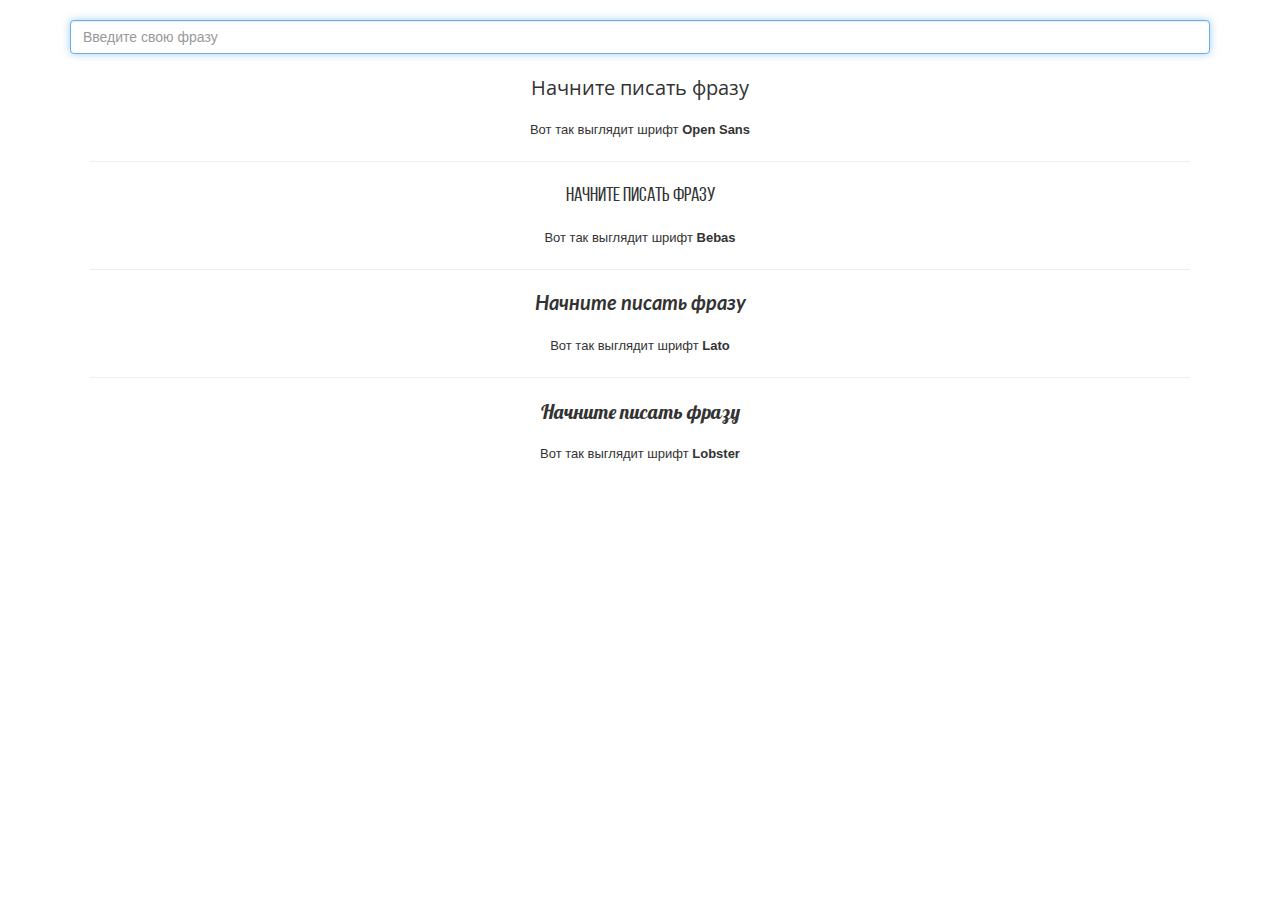
<file: git-fonts/index.html>
<!DOCTYPE html>
<html lang="ru">
  <head>
    <meta charset="utf-8">
    <meta http-equiv="X-UA-Compatible" content="IE=edge">
    <meta name="viewport" content="width=device-width, initial-scale=1">
    <meta property="og:title" content="" />
    <meta property="og:description" content="" />
    <meta property="og:url" content="" />
    <meta property="og:image" content="img/preview.jpg" />

    <meta name="title" content="" />
    <meta name="description" content="" />
    <link rel="image_src" href="img/preview.jpg" />

    <!-- The above 3 meta tags *must* come first in the head; any other head content must come *after* these tags -->
    <title>Подбор шрифтов</title>
    <link rel="shortcut icon" type="image/x-icon" href="favicon.ico">
    <link rel="icon" href="img/favicon/favicon-16.png" sizes="16x16" type="image/png">
    <link rel="icon" href="img/favicon/favicon-32.png" sizes="32x32" type="image/png">
    <link rel="icon" href="img/favicon/favicon-48.png" sizes="48x48" type="image/png">
    <link rel="icon" href="img/favicon/favicon-62.png" sizes="62x62" type="image/png">
    <link rel="icon" href="img/favicon/favicon-192.png" sizes="192x192" type="image/png">


    <!-- Bootstrap -->
    <link href="css/bootstrap.min.css" rel="stylesheet">
  	<link rel="stylesheet" href="css/style.css"/>
    <style>
  @import url('https://fonts.googleapis.com/css2?family=Lobster&display=swap');
</style>
<style>@import url('https://fonts.googleapis.com/css2?family=Open+Sans:wght@800&display=swap');
</style>
    <!-- HTML5 shim and Respond.js for IE8 support of HTML5 elements and media queries -->
    <!-- WARNING: Respond.js doesn't work if you view the page via file:// -->
    <!--[if lt IE 9]>
      <script src="https://oss.maxcdn.com/html5shiv/3.7.3/html5shiv.min.js"></script>
      <script src="https://oss.maxcdn.com/respond/1.4.2/respond.min.js"></script>
    <![endif]-->
  </head>
  <body>
    <header>
    	<div class="container">
  				<div class="text-box"><input type="search" class="form-control" autofocus placeholder="Введите свою фразу"></div>
  				<div class="fonts">
  					<p class="resault-1">Начните писать фразу</p>
  					<small>Вот так выглядит шрифт <strong>Open Sans</strong></small>
  					<hr>
  					<p class="resault-2">Начните писать фразу</p>
  					<small>Вот так выглядит шрифт <strong>Bebas</strong></small>
  					<hr>
  					<p class="resault-3">Начните писать фразу</p>
  					<small>Вот так выглядит шрифт <strong>Lato</strong></small>
  					<hr>
  					<p class="resault-4">Начните писать фразу</p>
  					<small>Вот так выглядит шрифт <strong>Lobster</strong></small>
  					
  				</div>
    	</div>
    </header>

    <!-- jQuery (necessary for Bootstrap's JavaScript plugins) -->
    <script src="https://ajax.googleapis.com/ajax/libs/jquery/1.12.4/jquery.min.js"></script>
    <!-- Include all compiled plugins (below), or include individual files as needed -->
    <script>
    		$('input').keyup(function(){
    			$('p.resault').text($('input').val())
    		});
    </script>
  </body>
</html>
</file>
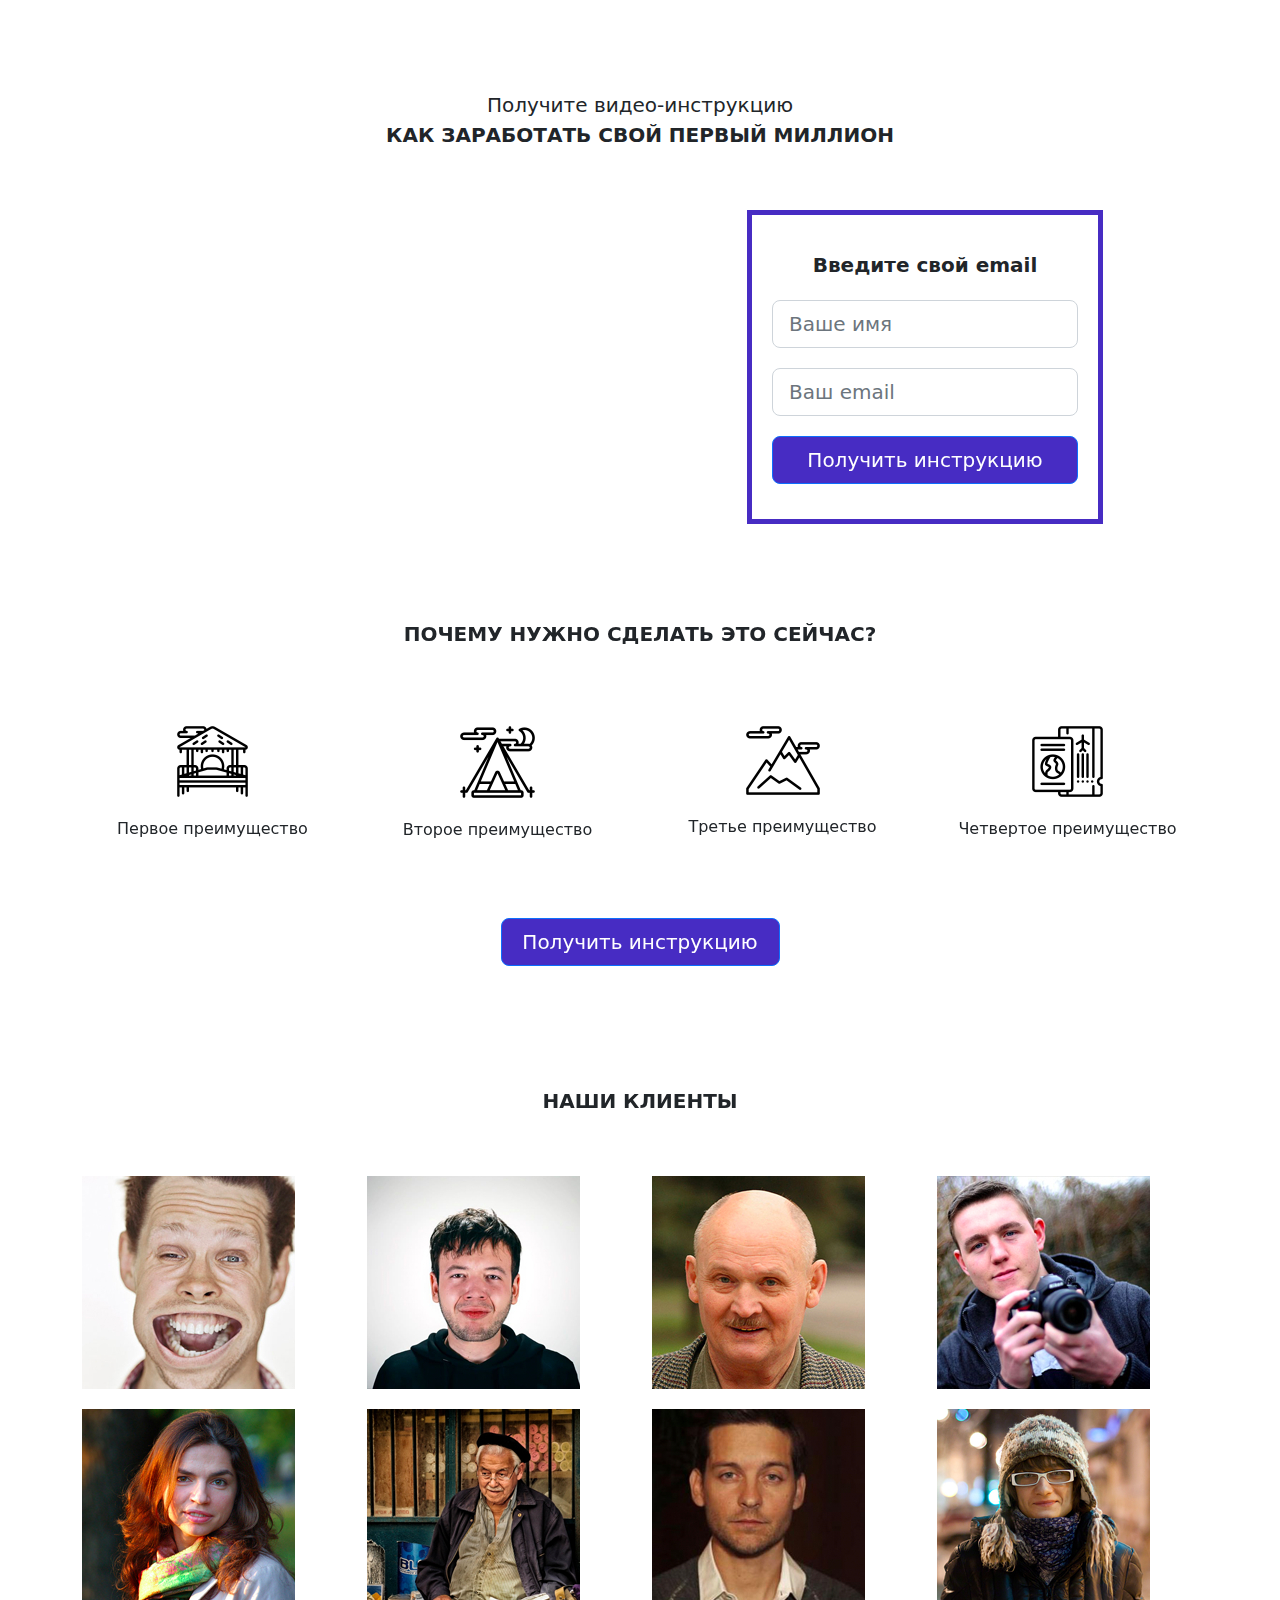
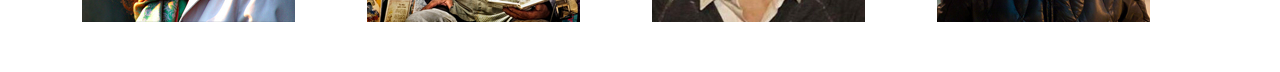
<file: github/index.html>
<!DOCTYPE html>
<html lang="en">
<head>
	<meta charset="UTF-8">
	<meta name="viewport" content="width=device-width, initial-scale=1.0">
	<title>First site</title>
	<link rel="stylesheet" href="css/bootstrap.css">
	<link rel="stylesheet" href="css/style.css">
</head>
<body>

<div class="section">
	<div class="container">
		<!-- Первая строка под заголовок -->
		<div class="row justify-content-center">
			<div class="col-lg-6">
				<h1 class="header text-center">
				<span>Получите видео-инструкцию</span>
				<strong class="text-uppercase">Как заработать свой первый миллион</strong>
			</h1>
			</div>
		</div>
		<!-- Вторая строка под видео и форму-->
		<div class="row justify-content-center">
			<div class="col-lg-6">
				<div class="video">
					<iframe width="100%" height="315" src="https://www.youtube.com/embed/BiDlnkT-Qqk" title="YouTube video player" frameborder="0" allow="accelerometer; autoplay; clipboard-write; encrypted-media; gyroscope; picture-in-picture; web-share" allowfullscreen></iframe>
				</div>
			</div>
			<div class="col-lg-4">
				<div class="form">
					<p class="form-header text-center">Введите свой email</p>
					<form action="#">
						<input type="text" class="form-control form-control-lg" placeholder="Ваше имя">
						<input type="text" class="form-control form-control-lg" placeholder="Ваш email">
						 <div class="d-grid gap-2">
       <button class="btn btn-primary btn-lg form-btn" type="button">Получить инструкцию</button>
       </div>
					</form>
				</div>
			</div>
		</div>
	</div>
</div>

<div class="section">
	<div class="container">
		<!-- row под заголовок секции-->
	<div class="row">
		<div class="col-lg-12 col-xs-12 col-sm-12">
			<h2 class="section-header text-uppercase text-center">Почему нужно сделать это сейчас?</h2>
		</div>
	</div>
	<!-- Блок с преимуществами -->
<div class="feature text-center">
	<div class="row">
		<div class="col-lg-3 col-md-6">
			<div class="feature-box">
				<img src="img/01.png" alt="1 преимущество">
				<p>Первое преимущество</p>
			</div>
		</div>
		<div class="col-lg-3 col-md-6">
			<div class="feature-box">
				<img src="img/02.png" alt="2 преимущество">
				<p>Второе преимущество</p>
			</div>
		</div>
		<div class="col-lg-3 col-md-6">
			<div class="feature-box">
				<img src="img/03.png" alt="3 преимущество">
				<p>Третье преимущество</p>
			</div>
		</div>
		<div class="col-lg-3 col-md-6">
			<div class="feature-box">
				<img src="img/04.png" alt="4 преимущество">
				<p>Четвертое преимущество</p>
			</div>
		</div>
	</div>
</div>
<!-- Кнопка получить инструкцию -->
 <div class="d-grid gap-2 col-3 mx-auto">
  <button class="btn btn-primary btn-lg form-btn" type="button">Получить инструкцию</button>
</div>
	</div>
</div>

<div class="section">
	<div class="container">
		<!-- row под заголовок секции-->
		<div class="row justify-content-center">
			<div class="col-lg-3">
				<h1 class="header">
				<strong class="text-uppercase">Наши клиенты</strong>
			</h1>
			</div>
		</div>

		<!-- Блок с кллиентами -->

<div class="clients">
			<div class="row">
			<div class="pic col-lg-3 col-md-4 col-sm-6"><img src="img/1.jpg" alt="1"></div>
			<div class="pic col-lg-3 col-md-4 col-sm-6"><img src="img/2.jpg" alt="2"></div>
			<div class="pic col-lg-3 col-md-4 col-sm-6"><img src="img/3.jpg" alt="3"></div>
			<div class="pic col-lg-3 col-md-4 col-sm-6"><img src="img/4.jpg" alt="4"></div>
			<div class="pic col-lg-3 col-md-4 col-sm-6"><img src="img/5.jpg" alt="5"></div>
			<div class="pic col-lg-3 col-md-4 col-sm-6"><img src="img/6.jpg" alt="6"></div>
			<div class="pic col-lg-3 col-md-4 col-sm-6"><img src="img/7.jpg" alt="7"></div>
			<div class="pic col-lg-3 col-md-4 col-sm-6"><img src="img/8.jpg" alt="8"></div>
		</div>
</div>
	</div>
</div>
	
</body>
</html>
</file>
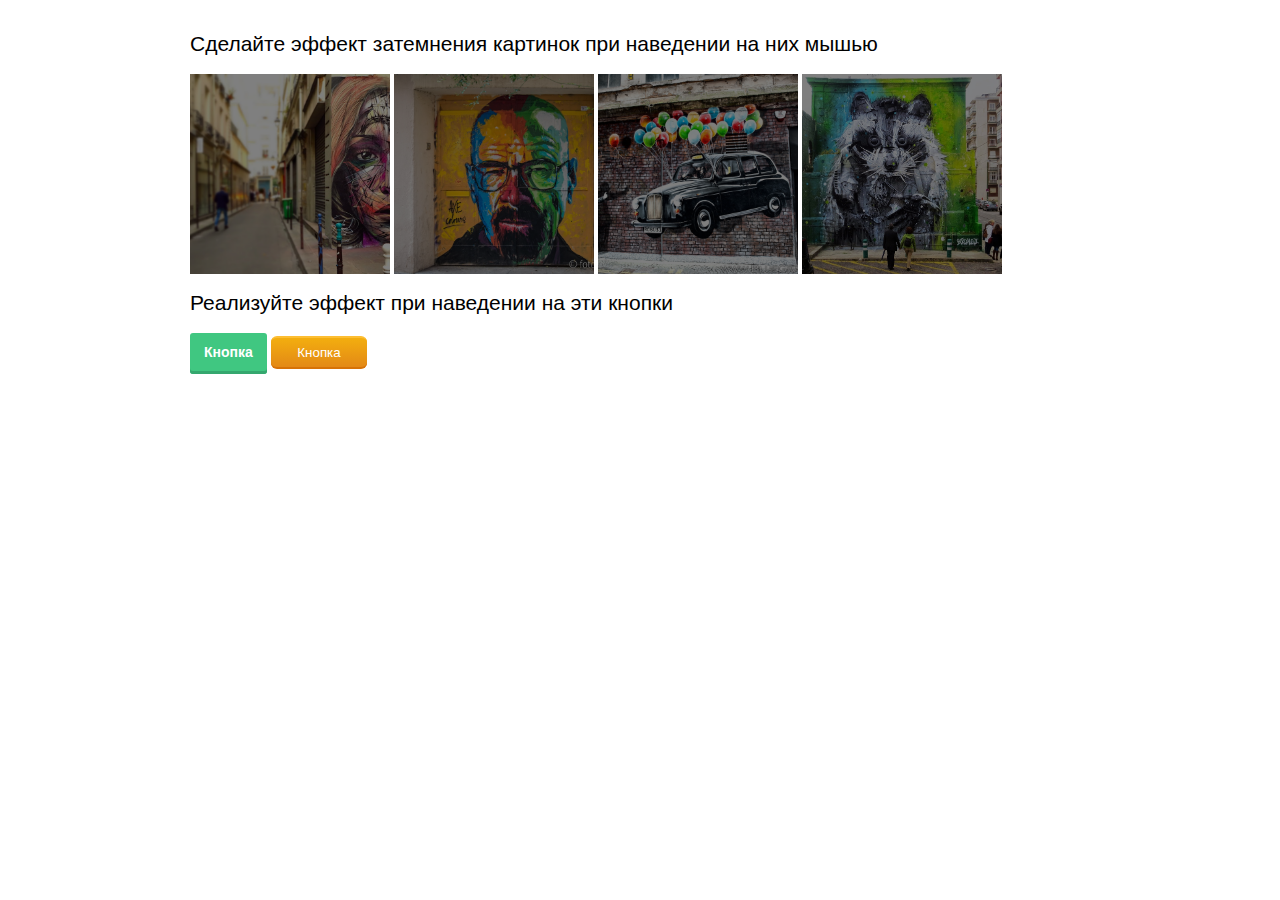
<file: homework 15/index.html>
<!DOCTYPE html>
<html lang="en">
<head>
	<meta charset="UTF-8">
	<title>Задание к 15 уроку</title>
	<link rel="stylesheet" href="css/style.css">
</head>
<body>
		
		<div class="container">

			<section id="one">
				<h2>Сделайте эффект затемнения картинок при наведении на них мышью</h2>
				<div class="image image-one"></div>
				<div class="image image-two"></div>
				<div class="image image-three"></div>
				<div class="image image-four"></div>
			</section>	

			<section id="two">
				<h2>Реализуйте эффект при наведении на эти кнопки</h2>
				<button class="button button-one">Кнопка</button>
				<button class="button button-two">Кнопка</button>
			</section>
			
		</div>

</body>
</html>
</file>
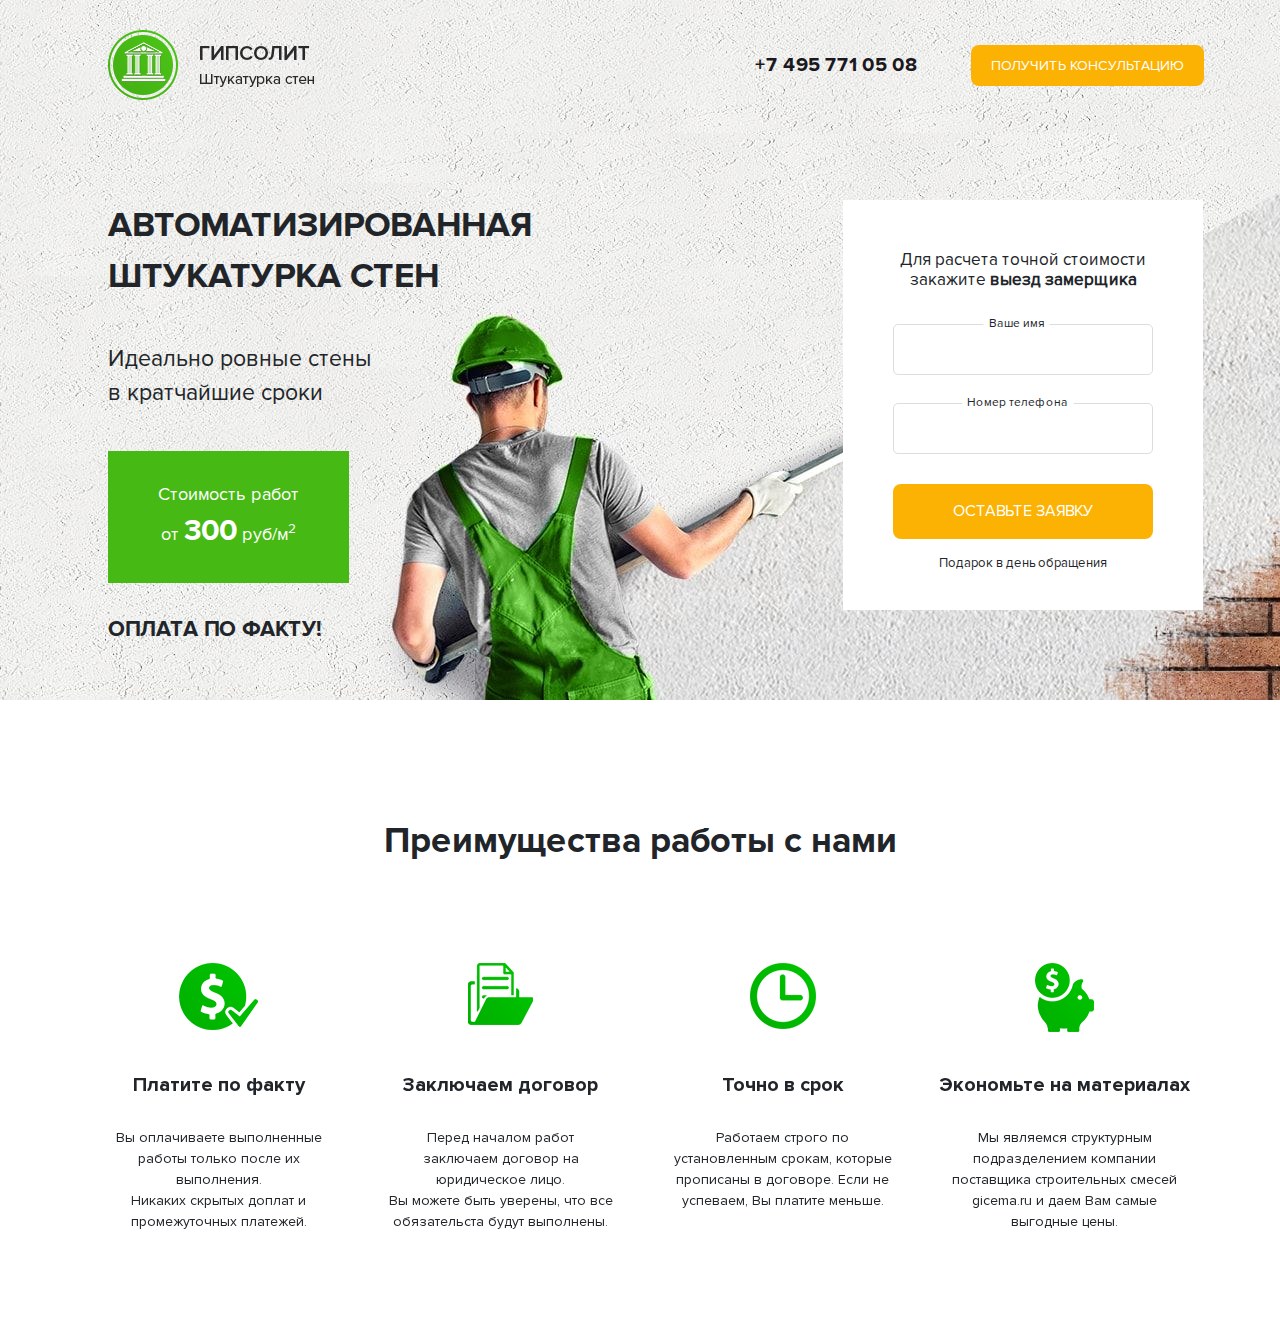
<file: src/index.html>
<!DOCTYPE html>
<html lang="ru">
<head>
	<meta charset="utf-8">
	<meta http-equiv="X-UA-Compatible" content="IE-edge">
	<meta name="viewport" content="width=device-width, initial-scale=1, shrink-to-fit=no">
	<link rel="icon" href="/favicon.ico">

	<title>Автоматизированная штукатурка стен</title>

	<!-- Bootstrap core CSS -->
	<link rel="stylesheet" href="css/bootstrap.css">
	<link rel="stylesheet" href="css/style.css">

</head>

<body>
<!-- первая строка первой страницы -->
	<div class="main">

		<div class="container-1">
			<div class="header">
				<div class="row justify-content-md-center">
					<div class="col-sm-12, col-md-3 offset-md-2, col-lg-3 offset-lg-1">
						<div class="logo">
							<img src="img/ГИПСОЛИТ.png" alt="Гипсолит">
						</div>
					</div>
			
					
		    	<div class="col-sm-12, col-md-3 offset-md-2, col-lg-2 offset-lg-3">
								<div class="phone-block">
									<a class="phone-link" href="#">+7 495 771 05 08</a>
									</div>
								</div>
						<div class="col-sm-12, col-md-3 offset-md-0">
							<div class="wrap">
								<div class="wrap-block">
									<button type="button" class="button btn-primary btn-lg header-btn popup-btn">Получить консультацию</button>
								</div>
							</div>
						</div>
					</div>
		
	

<!-- основная строка первой страницы -->
<div class="main-content">
	<div class="container-2">
		<div class="row justify-content-md-center">
			<div class="offset-md-0 col-md-6, offset-lg-1 col-lg-6"> 
				<div class="block-header">
					<div class="main-title">
						<h1>Автоматизированная<br> штукатурка стен</h1>
						<p class="main-subtitle">Идеально ровные стены <br> в кратчайшие сроки</p>
						<span>Стоимость работ<br> от <strong>300</strong> руб/м<sup>2</sup></span>
						<strong class="main-trigger">
							оплата по факту!
						</strong>
					</div>
				</div>
			</div>
	 

 
			<div class="col-sm-10 offset-sm-1, col-md-6 offset-md-1, col-lg-4 offset-lg-1">
				<div class="main-form">
					<h2 class="main-form-header">Для pасчета точной стоимости<br> закажите <strong>выезд замерщика</strong></h2>
					<form action="#">
						<label class="label-1 text-input" for="#">Ваше имя</label>
						<input class="main-form-input modal-input" type="text">
						<label class="label-2 text-input" for="#">Номер телефона</label>
						<input class="main-form-input modal-input" type="text">
						<button class="main-form-btn button" type="submit">Оставьте заявку</button>
						<small>Подарок в день обращения</small>
					</form>
				</div>
			</div>
		</div>
	</div>
</div>
</div>
</div>
</div>

<section class="features">
	<div class="container">
		<h2 class="section-header">
			Преимущества работы с нами
		</h2>
		<div class="features-slider">
			<div class="feature-block">
				<div class="features-img">
					<picture>
						<source srcset="img/features/coin.svg" type="image/">
						<img src="img/features/coin.png" alt="Платите по факту">
					</picture>
				</div>
					<h3>Платите по факту</h3>
					<p>Вы оплачиваете выполненные работы только после их выполнения. <br>Никаких скрытых доплат и промежуточных платежей.</p>
				</div>
			<div class="feature-block">
				<div class="features-img">
					<picture>
						<source srcset="img/features/folder.svg" type="image/">
						<img src="img/features/folder.png" alt="Заключаем договор">
					</picture>
				</div>
					<h3>Заключаем договор</h3>
					<p>Перед началом работ заключаем договор на юридическое лицо.<br>Вы можете быть уверены, что все обязательста будут выполнены.</p>
				</div>
						<div class="feature-block">
				<div class="features-img">
					<picture>
						<source srcset="img/features/clock.svg" type="image/">
						<img src="img/features/clock.png" alt="Точно в срок">
					</picture>
				</div>
					<h3>Точно в срок</h3>
					<p>Работаем строго по установленным срокам, которые прописаны в договоре. Если не успеваем, Вы платите меньше.</p>
				</div>
						<div class="feature-block">
				<div class="features-img">
					<picture>
						<source srcset="img/features/piggy-bank.svg" type="image/">
						<img src="img/features/piggy-bank.png" alt="Экономьте на материалах">
					</picture>
				</div>
					<h3>Экономьте на материалах</h3>
					<p>Мы являемся структурным подразделением компании поставщика строительных смесей gicema.ru и даем Вам самые выгодные цены.</p>
				</div>
		</div>
	</div>
</section>

<!-- Модальные окна -->
<!-- Получить консультацию -->

<!-- само мод.окно с затемнением -->
<div class="popup">
	<!-- само (белое) мод.окно -->
	<div class="popup-dialog">
		<!-- содержимое мод.окна -->
		<div class="popup-content">
			<button class="popup-close">&times;</button>
				<!-- заголовок окна -->
				<h4 class="popup-header">
					Заинтересовало?
				</h4>
				<p class="text-modal-1">Оставьте свои контактные данные <br>для связи</p>
				<div class="popup-form">
					<form action="#">
							<label class="label-1 text-input" for="#">Ваше имя</label>
						<input class="main-form-input modal-input" type="text">
						<label class="label-2 text-input" for="#">Номер телефона</label>
						<input class="main-form-input modal-input" type="text">
						<label class="label-3 text-input" for="#">Сообщение</label>
						<textarea class="main-form-input modal-input" rows="5"></textarea>
						<button class="main-form-btn button second-button" type="submit">Оставьте заявку</button>
					</form>
				</div>
		</div>
	</div>
</div>

<script src="https://code.jquery.com/jquery-1.12.4.min.js" integrity="sha256-ZosEbRLbNQzLpnKIkEdrPv7lOy9C27hHQ+Xp8a4MxAQ=" crossorigin="anonymous"></script>
<!-- подключаем саму библиотеку slick slider -->
<script src="slick/slick.min.js"></script>
<!-- подключаем стили slick slider -->
<link rel="stylesheet" type="text/css" href="slick/slick.css"/>
<link rel="stylesheet" type="text/css" href="slick/slick-theme.css"/>


<!-- инициализируем слайдер -->
<script>
	$(document).ready(function(){
		$('.popup-btn').on('click', function(event) {
			event.preventDefault();
			$('.popup').fadeIn()
		});
		$('.popup-close').on('click', function(event) {
			event.preventDefault();
		 $('.popup').fadeOut()
		});
  $('.features-slider').slick({
    infinite: true,
  slidesToShow: 4,
  slidesToScroll: 1,
   responsive: [
    {
      breakpoint: 991,
      settings: {
        slidesToShow: 2,
         prevArrow: '<button class="prev arrow"></button>',
         nextArrow: '<button class="next arrow"></button>',
        slidesToScroll: 2
      }
    },
    {
      breakpoint: 767,
      settings: {
        slidesToShow: 1,
        slidesToScroll: 1,
        prevArrow: '<button class="prev arrow"></button>',
         nextArrow: '<button class="next arrow"></button>'
      }
    }
  ]
  });
});
</script>

</body>
</html>
</file>
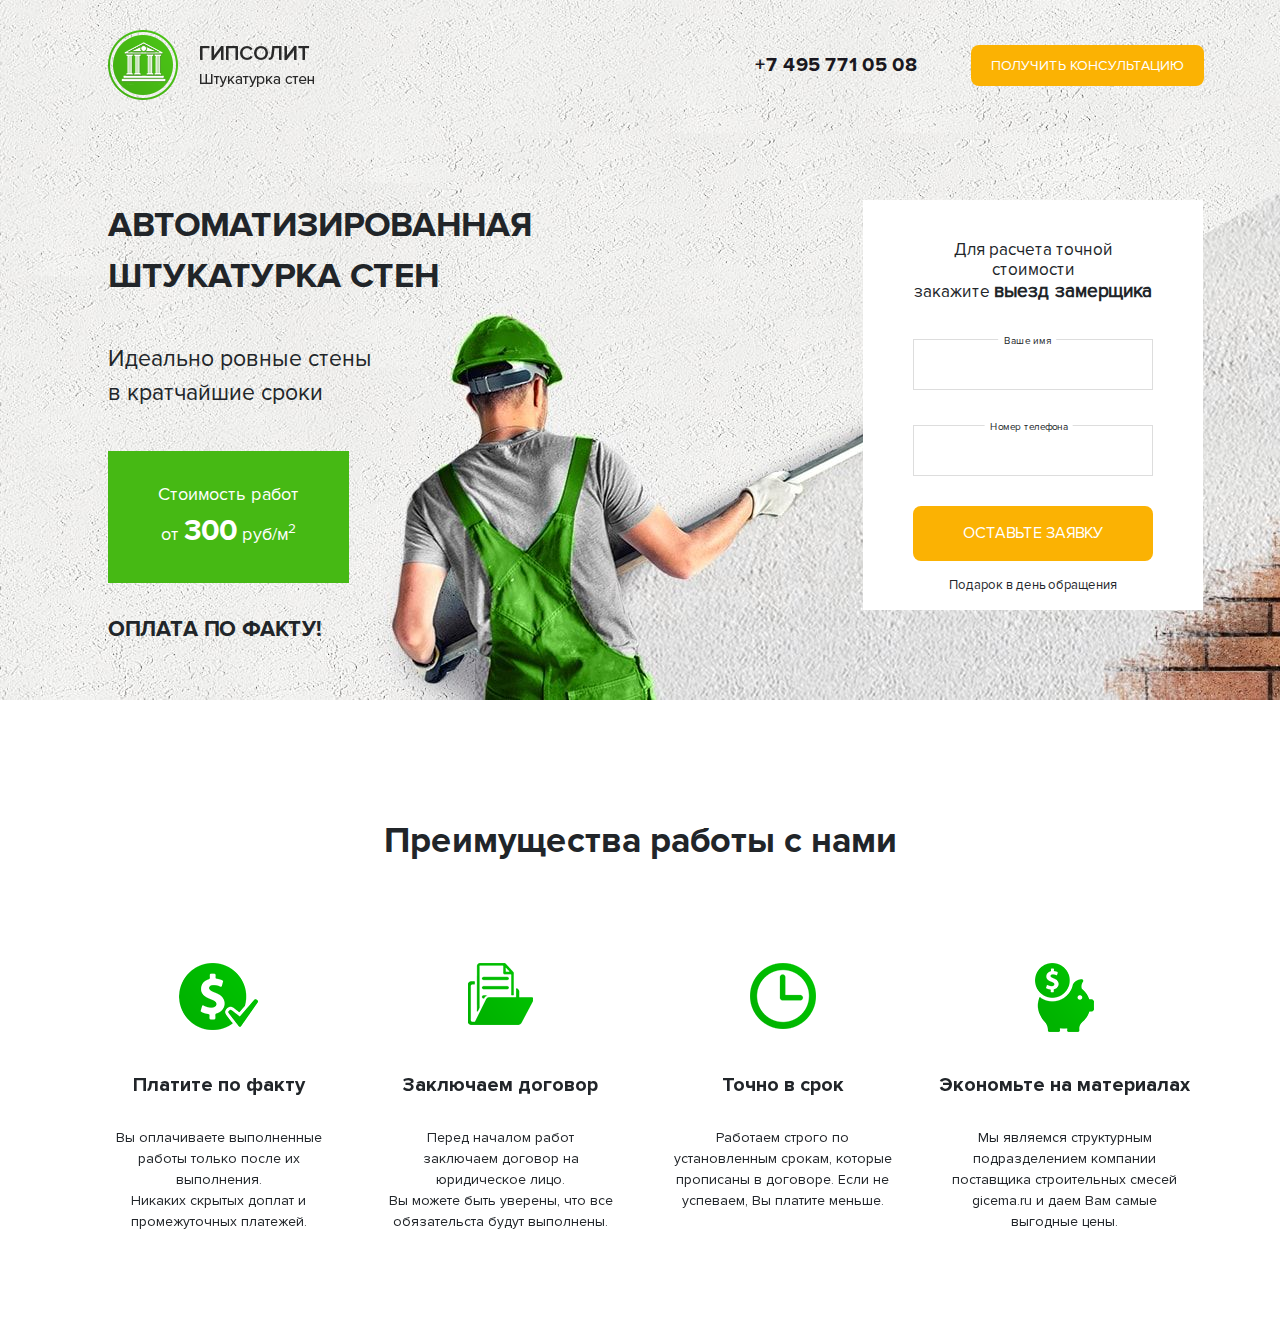
<file: урок 17/index.html>
<!DOCTYPE html>
<html lang="ru">
<head>
	<meta charset="utf-8">
	<meta http-equiv="X-UA-Compatible" content="IE-edge">
	<meta name="viewport" content="width=device-width, initial-scale=1, shrink-to-fit=no">
	<link rel="icon" href="/favicon.ico">

	<title>Автоматизированная штукатурка стен</title>

	<!-- Bootstrap core CSS -->
	<link rel="stylesheet" href="css/bootstrap.css">
	<link rel="stylesheet" href="css/style.css">

</head>

<body>
<!-- первая строка первой страницы -->
	<div class="main">

		<div class="container-1">
			<div class="header">
				<div class="row justify-content-md-center">
					<div class="col-sm-12, col-md-3 offset-md-2, col-lg-3 offset-lg-1">
						<div class="logo">
							<img src="img/ГИПСОЛИТ.png" alt="Гипсолит">
						</div>
					</div>
			
					
		    	<div class="col-sm-12, col-md-3 offset-md-2, col-lg-2 offset-lg-3">
								<div class="phone-block">
									<a class="phone-link" href="#">+7 495 771 05 08</a>
									</div>
								</div>
						<div class="col-sm-12, col-md-3 offset-md-0">
							<div class="wrap">
								<div class="wrap-block">
									<button type="button" class="button btn-primary btn-lg header-btn">Получить консультацию</button>
								</div>
							</div>
						</div>
					</div>
		
	

<!-- основная строка первой страницы -->
<div class="main-content">
	<div class="container-2">
		<div class="row justify-content-md-center">
			<div class="offset-md-0 col-md-6, offset-lg-1 col-lg-6"> 
				<div class="block-header">
					<div class="main-title">
						<h1>Автоматизированная<br> штукатурка стен</h1>
						<p class="main-subtitle">Идеально ровные стены <br> в кратчайшие сроки</p>
						<span>Стоимость работ<br> от <strong>300</strong> руб/м<sup>2</sup></span>
						<strong class="main-trigger">
							оплата по факту!
						</strong>
					</div>
				</div>
			</div>
	 

 
			<div class="col-sm-10 offset-sm-1, col-md-6 offset-md-1, col-lg-4 offset-lg-1">
				<div class="main-form">
					<h2 class="main-form-header">Для pасчета точной стоимости<br> закажите <strong>выезд замерщика</strong></h2>
					<form action="#">
						<label class="label-1" for="#">Ваше имя</label>
						<input class="main-form-input" type="text">
						<label class="label-2" for="#">Номер телефона</label>
						<input class="main-form-input" type="text">
						<button class="main-form-btn button" type="submit">Оставьте заявку</button>
						<small>Подарок в день обращения</small>
					</form>
				</div>
			</div>
		</div>
	</div>
</div>
</div>
</div>
</div>

<section class="features">
	<div class="container">
		<h2 class="section-header">
			Преимущества работы с нами
		</h2>
		<div class="features-slider">
			<div class="feature-block">
				<div class="features-img">
					<picture>
						<source srcset="img/features/coin.svg" type="image/">
						<img src="img/features/coin.png" alt="Платите по факту">
					</picture>
				</div>
					<h3>Платите по факту</h3>
					<p>Вы оплачиваете выполненные работы только после их выполнения. <br>Никаких скрытых доплат и промежуточных платежей.</p>
				</div>
			<div class="feature-block">
				<div class="features-img">
					<picture>
						<source srcset="img/features/folder.svg" type="image/">
						<img src="img/features/folder.png" alt="Заключаем договор">
					</picture>
				</div>
					<h3>Заключаем договор</h3>
					<p>Перед началом работ заключаем договор на юридическое лицо.<br>Вы можете быть уверены, что все обязательста будут выполнены.</p>
				</div>
						<div class="feature-block">
				<div class="features-img">
					<picture>
						<source srcset="img/features/clock.svg" type="image/">
						<img src="img/features/clock.png" alt="Точно в срок">
					</picture>
				</div>
					<h3>Точно в срок</h3>
					<p>Работаем строго по установленным срокам, которые прописаны в договоре. Если не успеваем, Вы платите меньше.</p>
				</div>
						<div class="feature-block">
				<div class="features-img">
					<picture>
						<source srcset="img/features/piggy-bank.svg" type="image/">
						<img src="img/features/piggy-bank.png" alt="Экономьте на материалах">
					</picture>
				</div>
					<h3>Экономьте на материалах</h3>
					<p>Мы являемся структурным подразделением компании поставщика строительных смесей gicema.ru и даем Вам самые выгодные цены.</p>
				</div>
		</div>
	</div>
</section>

<script src="https://code.jquery.com/jquery-1.12.4.min.js" integrity="sha256-ZosEbRLbNQzLpnKIkEdrPv7lOy9C27hHQ+Xp8a4MxAQ=" crossorigin="anonymous"></script>
<!-- подключаем саму библиотеку slick slider -->
<script src="slick/slick.min.js"></script>
<!-- подключаем стили slick slider -->
<link rel="stylesheet" type="text/css" href="slick/slick.css"/>
<link rel="stylesheet" type="text/css" href="slick/slick-theme.css"/>


<!-- инициализируем слайдер -->
<script>
	$(document).ready(function(){
  $('.features-slider').slick({
    infinite: true,
  slidesToShow: 4,
  slidesToScroll: 1,
   responsive: [
    {
      breakpoint: 991,
      settings: {
        slidesToShow: 2,
         prevArrow: '<button class="prev arrow"></button>',
         nextArrow: '<button class="next arrow"></button>',
        slidesToScroll: 2
      }
    },
    {
      breakpoint: 767,
      settings: {
        slidesToShow: 1,
        slidesToScroll: 1,
        prevArrow: '<button class="prev arrow"></button>',
         nextArrow: '<button class="next arrow"></button>'
      }
    }
  ]
  });
});
</script>

</body>
</html>
</file>
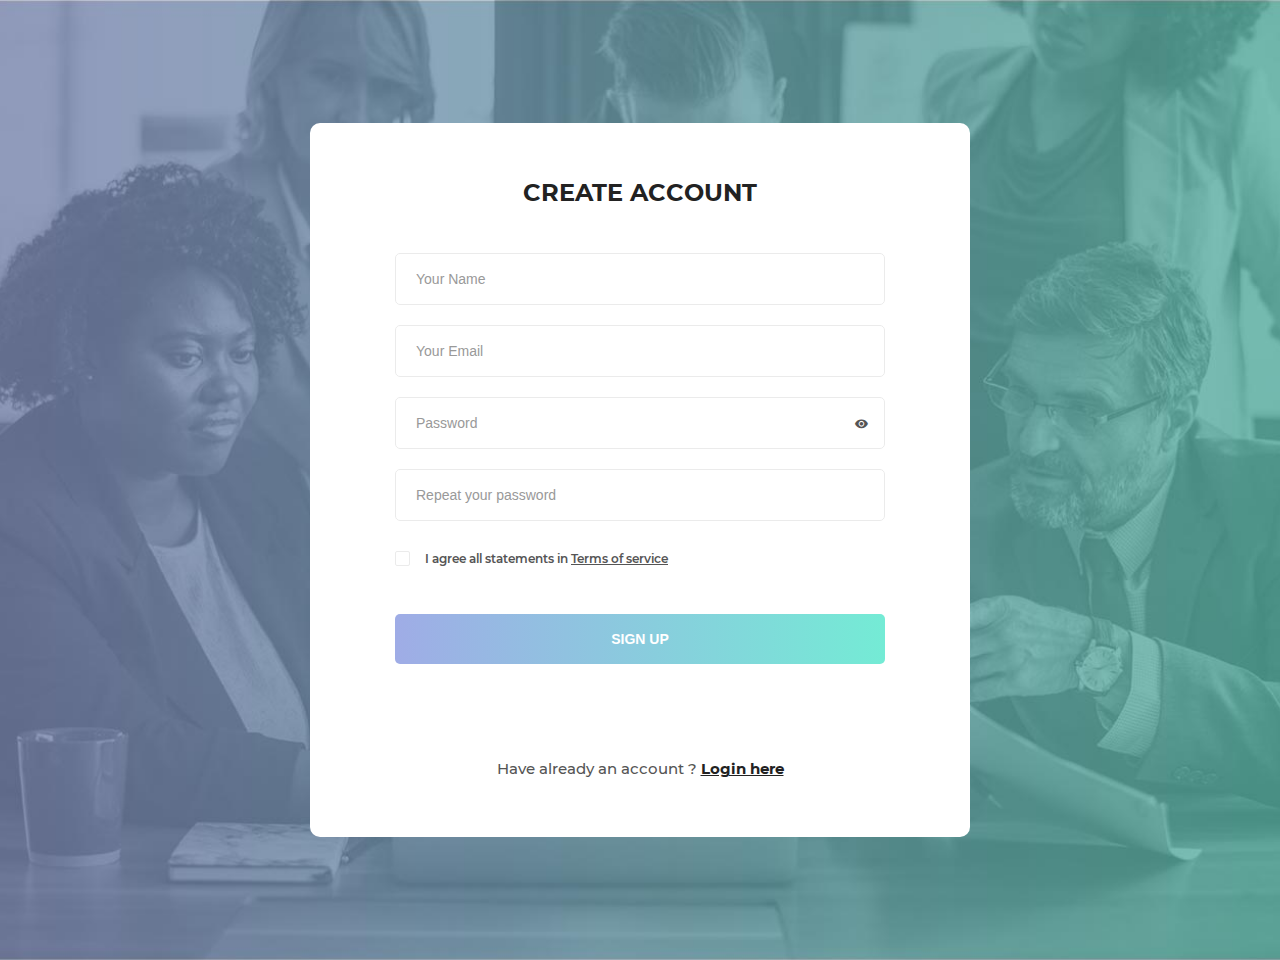
<file: accordeon/colorlib-regform-8/index.html>
<!DOCTYPE html>
<html lang="en">
<head>
    <meta charset="UTF-8">
    <meta name="viewport" content="width=device-width, initial-scale=1.0">
    <meta http-equiv="X-UA-Compatible" content="ie=edge">
    <title>Sign Up Form by Colorlib</title>

    <!-- Font Icon -->
    <link rel="stylesheet" href="fonts/material-icon/css/material-design-iconic-font.min.css">

    <!-- Main css -->
    <link rel="stylesheet" href="css/style.css">
</head>
<body>

    <div class="main">

        <section class="signup">
            <!-- <img src="images/signup-bg.jpg" alt=""> -->
            <div class="container">
                <div class="signup-content">
                    <form method="POST" id="signup-form" class="signup-form">
                        <h2 class="form-title">Create account</h2>
                        <div class="form-group">
                            <input type="text" class="form-input" name="name" id="name" placeholder="Your Name"/>
                        </div>
                        <div class="form-group">
                            <input type="email" class="form-input" name="email" id="email" placeholder="Your Email"/>
                        </div>
                        <div class="form-group">
                            <input type="text" class="form-input" name="password" id="password" placeholder="Password"/>
                            <span toggle="#password" class="zmdi zmdi-eye field-icon toggle-password"></span>
                        </div>
                        <div class="form-group">
                            <input type="password" class="form-input" name="re_password" id="re_password" placeholder="Repeat your password"/>
                        </div>
                        <div class="form-group">
                            <input type="checkbox" name="agree-term" id="agree-term" class="agree-term" />
                            <label for="agree-term" class="label-agree-term"><span><span></span></span>I agree all statements in  <a href="#" class="term-service">Terms of service</a></label>
                        </div>
                        <div class="form-group">
                            <input type="submit" name="submit" id="submit" class="form-submit" value="Sign up"/>
                        </div>
                    </form>
                    <p class="loginhere">
                        Have already an account ? <a href="#" class="loginhere-link">Login here</a>
                    </p>
                </div>
            </div>
        </section>

    </div>

    <!-- JS -->
    <script src="vendor/jquery/jquery.min.js"></script>
    <script src="js/main.js"></script>
</body><!-- This templates was made by Colorlib (https://colorlib.com) -->
</html>
</file>
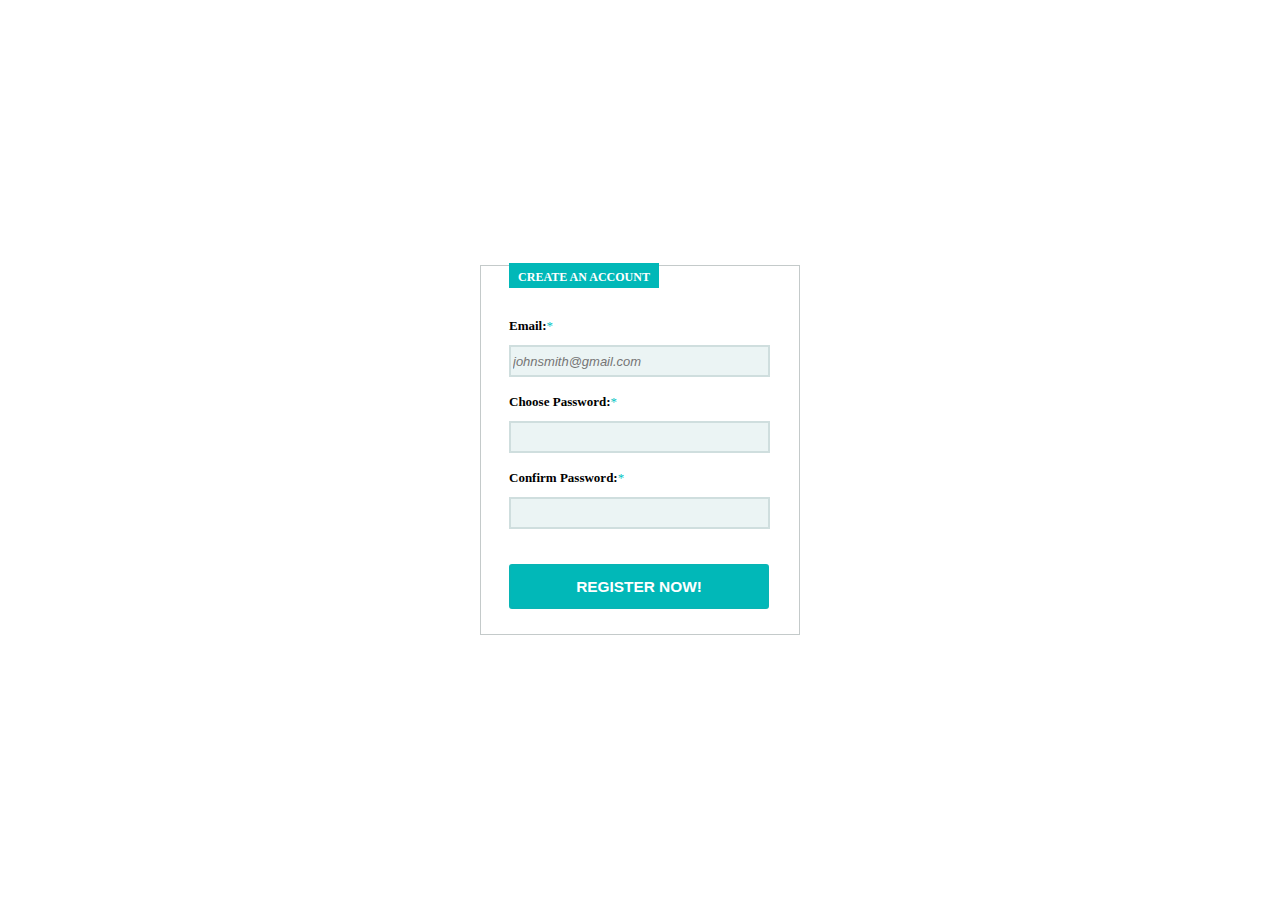
<file: pixel-form-test/src/index.html>
<!DOCTYPE html>
<html lang="ru">
<head>
	<meta charset="UTF-8">
	<meta name="viewport" content="width=device-width, initial-scale=1.0">
	<title>название сайта</title>
		<link rel="stylesheet" href="css/reset.css">
	 <link rel="stylesheet" href="css/style.css">
</head>
<body>
<div class="form">
	<div class="blockhead">
		<p class="head">Create an account</p>
	</div>
	<p class="form-header-1">Email:<span class="ct">*</span></p>
	<form action="#">
		<input type="text1" placeholder="johnsmith@gmail.com">
	</form>
	<p class="form-header-2">Choose Password:<span class="ct">*</span></p>
	<form action="#">
		<input type="text2" placeholder="">
	</form>
	<p class="form-header-3">Confirm Password:<span class="ct">*</span></p>
	<form action="#">
		<input type="text3" placeholder="">
	</form>
	<button class="btn"><span class="btntx">Register now!</span></button>
</div>
</body>
</html>
</file>
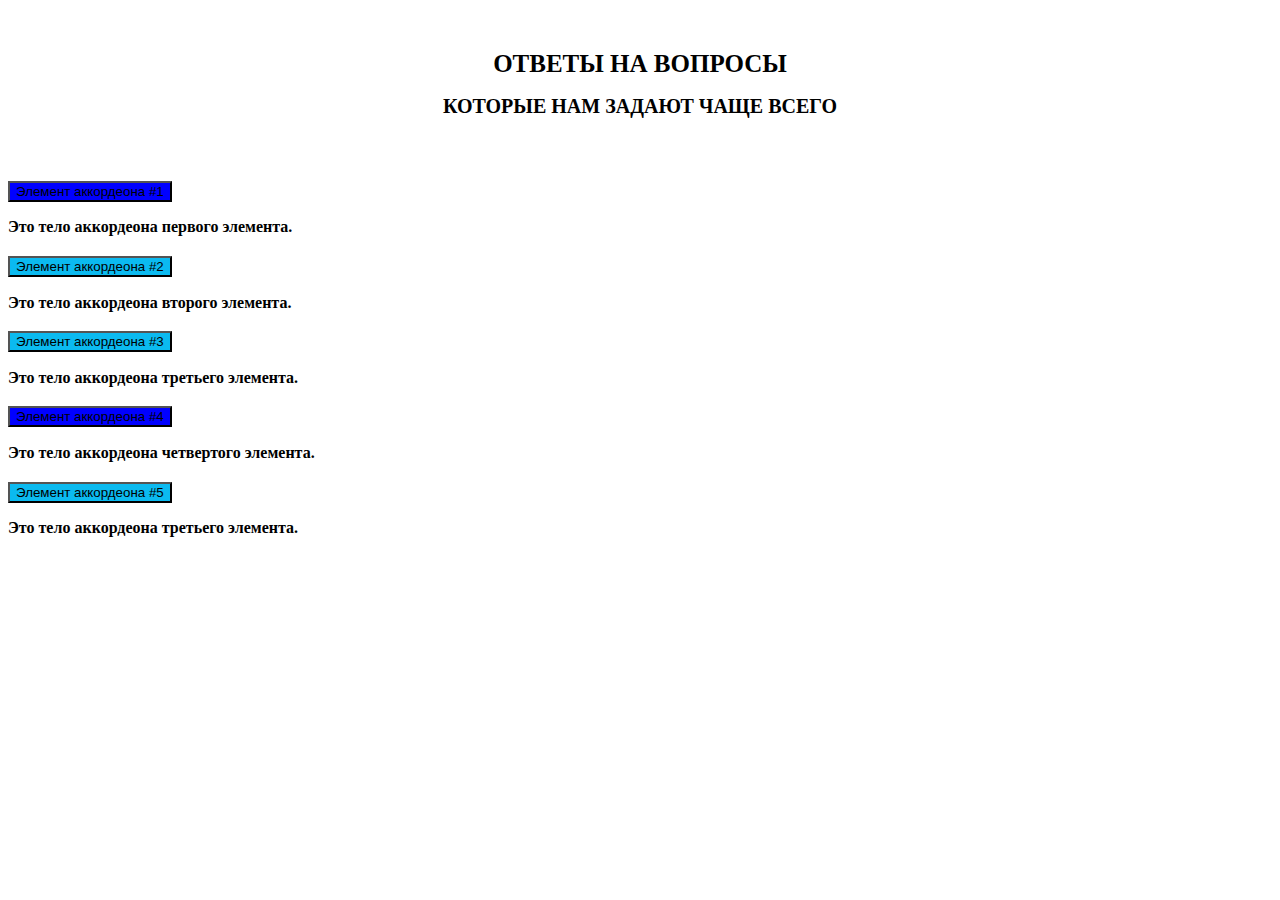
<file: accordeon/accord/src/index.html>
<!doctype html>
<html lang="ru">
<head>
  <meta charset="utf-8">
  <meta name="viewport" content="width=device-width, initial-scale=1">
  <title>Демо Bootstrap</title>
  <link href="https://cdn.jsdelivr.net/npm/bootstrap@5.3.0-alpha3/dist/css/bootstrap.min.css" rel="stylesheet" integrity="sha384-KK94CHFLLe+nY2dmCWGMq91rCGa5gtU4mk92HdvYe+M/SXH301p5ILy+dN9+nJOZ" crossorigin="anonymous">
  <link rel="stylesheet" href="css/style.css">
</head>
<body>

  <div class="container">
    <div class="row">
      <div class="header">
        <h1>Ответы на вопросы</h1>
        <h2>которые нам задают чаще всего</h2>
      </div>
    </div>
    <div class="row">
      <div class="accordeon col-md-7 offset-md-1">
        <div class="accordion" id="accordionExample">
          <div class="accordion-item">
            <h2 class="accordion-header">
              <button class="accordion-button" type="button" data-bs-toggle="collapse" data-bs-target="#collapseOne" aria-expanded="true" aria-controls="collapseOne">
                Элемент аккордеона #1
              </button>
            </h2>
            <div id="collapseOne" class="accordion-collapse collapse show" data-bs-parent="#accordionExample">
              <div class="accordion-body">
                <strong>Это тело аккордеона первого элемента.</strong>
              </div>
            </div>
          </div>
          <div class="accordion-item">
            <h2 class="accordion-header">
              <button class="accordion-button collapsed" type="button" data-bs-toggle="collapse" data-bs-target="#collapseTwo" aria-expanded="false" aria-controls="collapseTwo">
                Элемент аккордеона #2
              </button>
            </h2>
            <div id="collapseTwo" class="accordion-collapse collapse" data-bs-parent="#accordionExample">
              <div class="accordion-body">
                <strong>Это тело аккордеона второго элемента.</strong> 
              </div>
            </div>
          </div>
          <div class="accordion-item">
            <h2 class="accordion-header">
              <button class="accordion-button collapsed" type="button" data-bs-toggle="collapse" data-bs-target="#collapseThree" aria-expanded="false" aria-controls="collapseThree">
                Элемент аккордеона #3
              </button>
            </h2>
            <div id="collapseThree" class="accordion-collapse collapse" data-bs-parent="#accordionExample">
              <div class="accordion-body">
                <strong>Это тело аккордеона третьего элемента.</strong> 
              </div>
            </div>
          </div>

          <div class="accordion" id="accordionExample">
            <div class="accordion-item">
              <h2 class="accordion-header">
                <button class="accordion-button" type="button" data-bs-toggle="collapse" data-bs-target="#collapseFour" aria-expanded="true" aria-controls="collapseFour">
                  Элемент аккордеона #4
                </button>
              </h2>
              <div id="collapseFour" class="accordion-collapse collapse show" data-bs-parent="#accordionExample">
                <div class="accordion-body">
                  <strong>Это тело аккордеона четвертого элемента.</strong> 
                </div>
              </div>
            </div>
            <div class="accordion-item">
              <h2 class="accordion-header">
                <button class="accordion-button collapsed" type="button" data-bs-toggle="collapse" data-bs-target="#collapseFive" aria-expanded="false" aria-controls="collapseFive">
                  Элемент аккордеона #5
                </button>
              </h2>
              <div id="collapseFive" class="accordion-collapse collapse" data-bs-parent="#accordionExample">
                <div class="accordion-body">
                  <strong>Это тело аккордеона третьего элемента.</strong> 
                </div>
              </div>
            </div>
          </div>
        </div>
      </div>
    </div>




    <script src="https://code.jquery.com/jquery-1.12.4.min.js" integrity="sha256-ZosEbRLbNQzLpnKIkEdrPv7lOy9C27hHQ+Xp8a4MxAQ=" crossorigin="anonymous"></script>
    <script src="https://cdn.jsdelivr.net/npm/bootstrap@5.3.0-alpha3/dist/js/bootstrap.bundle.min.js" integrity="sha384-ENjdO4Dr2bkBIFxQpeoTz1HIcje39Wm4jDKdf19U8gI4ddQ3GYNS7NTKfAdVQSZe" crossorigin="anonymous"></script>
  </body>
  </html>
</file>
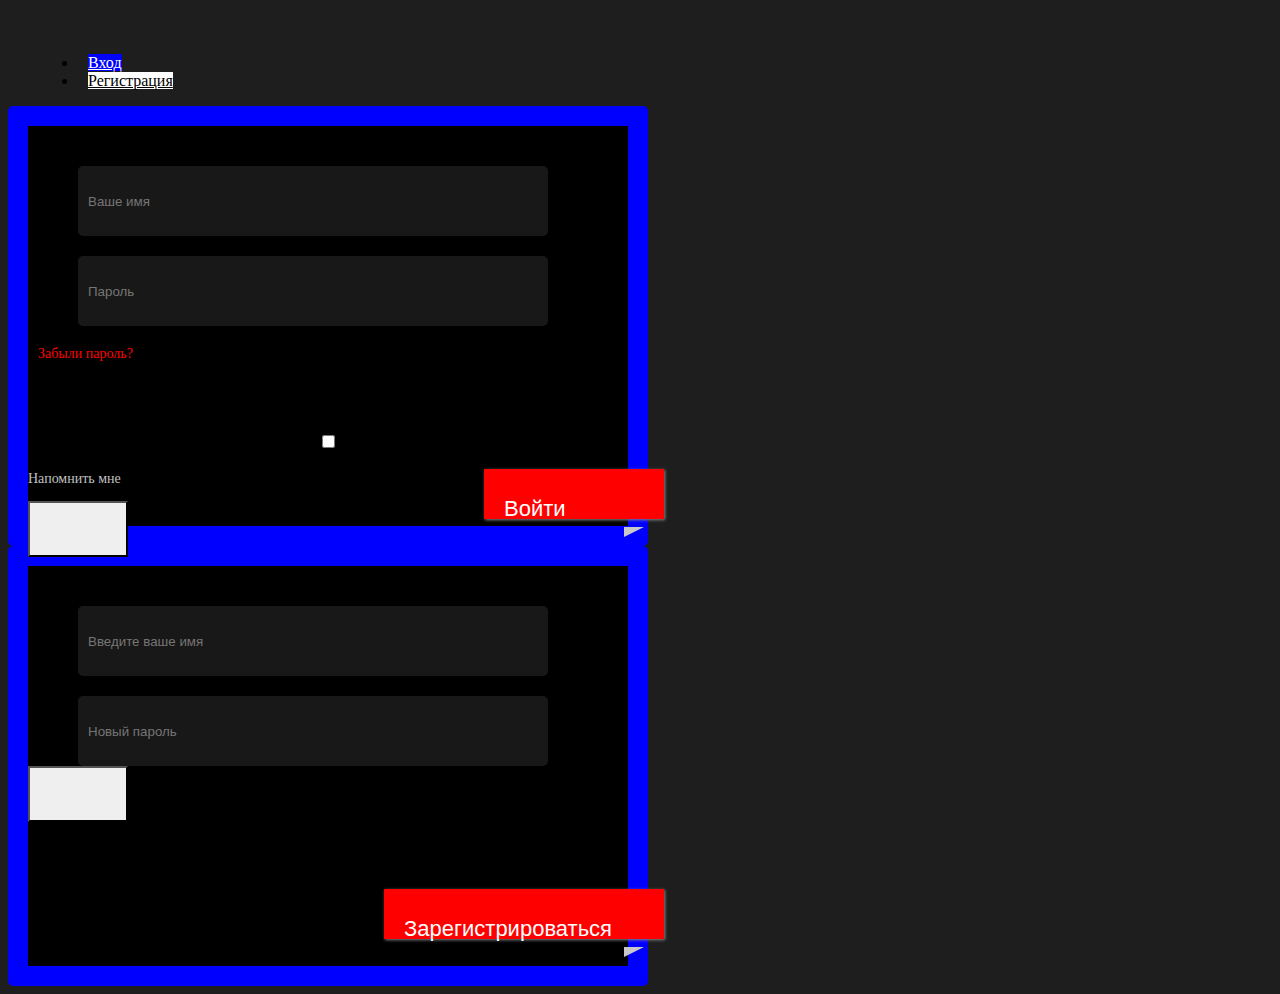
<file: accordeon/tabs/src/index.html>
<!doctype html>
<html lang="ru">
<head>
  <meta charset="utf-8">
  <meta name="viewport" content="width=device-width, initial-scale=1">
  <title>Демо Bootstrap</title>
  <link href="https://cdn.jsdelivr.net/npm/bootstrap@5.3.0-alpha3/dist/css/bootstrap.min.css" rel="stylesheet" integrity="sha384-KK94CHFLLe+nY2dmCWGMq91rCGa5gtU4mk92HdvYe+M/SXH301p5ILy+dN9+nJOZ" crossorigin="anonymous">
  <link rel="stylesheet" href="css/style.css">
</head>
<body>


  <div class="container">
    <div class="tab-head col-md-5">
      <ul class="nav nav-tabs">
        <li class="nav-item">
          <a class="nav-link active" aria-current="true" href="#enter" data-bs-toggle="tab">Вход</a>
        </li>
        <li class="nav-item">
          <a class="nav-link" href="#registration" data-bs-toggle="tab">Регистрация</a>
        </li>
      </ul>
    </div>

    <div class="tab-content">

      <div class="tab-pane active" id="enter">
       <div class="col-md-8">

         <div class="reg-form">
           <form action="#">

            <input class="form-control-input" type="email" id="" placeholder="Ваше имя">


            <input class="form-control-input input-parol" type="email" id="" placeholder="Пароль">

            <div class="container-form">
              <div class="row">
                <div class="col-md-12 offset-md-1">
                  <p class="remind-1">Забыли пароль?</p>
                </div>
              </div>
              <div class="row remind">

                <div class="col-md-1 offset-md-1 remind-2">
                  <p><input type="checkbox" name="a" value="yes"></p>
                </div>
                <div class="col-md-10 tick">
                  <p class="remind-3">Напомнить мне</p>
                </div>
              </div>
            </div>

        
      
          <div class="box">
            <button type="button" class="btn">
              <div class="ribbon-right"><p class="enter">Войти</p></div>
            </button>
          </div>
        </form> 
      </div>
    </div>
  </div>

  <div class="tab-pane" id="registration">
   <div class="reg-form">
               <form action="#">

            <input class="form-control-input" type="email" id="" placeholder="Введите ваше имя">


            <input class="form-control-input input-parol" type="email" id="" placeholder="Новый пароль">

      
          <div class="box">
            <button type="button" class="btn">
              <div class="ribbon-right-2"><p class="enter-2">Зарегистрироваться</p></div>
            </button>
          </div>
        </form> 
 </div>
</div>
</div>
</div>




<script src="https://code.jquery.com/jquery-1.12.4.min.js" integrity="sha256-ZosEbRLbNQzLpnKIkEdrPv7lOy9C27hHQ+Xp8a4MxAQ=" crossorigin="anonymous"></script>
<script src="https://cdn.jsdelivr.net/npm/bootstrap@5.3.0-alpha3/dist/js/bootstrap.bundle.min.js" integrity="sha384-ENjdO4Dr2bkBIFxQpeoTz1HIcje39Wm4jDKdf19U8gI4ddQ3GYNS7NTKfAdVQSZe" crossorigin="anonymous"></script>
</body>
</html>
</file>
<file: git-fonts/css/style.css>
/*@import url('https://fonts.googleapis.com/css2?family=Open+Sans:wght@800&display=swap');
*//*@import url('https://fonts.googleapis.com/css2?family=Lobster&display=swap');
*/@font-face {
    font-family: 'Bebas Neue';
    src: url('../font/BebasNeueRegular.eot');
    src: url('../font/BebasNeueRegular.eot?#iefix') format('embedded-opentype'),
        url('../font/BebasNeueRegular.woff2') format('woff2'),
        url('../font/BebasNeueRegular.woff') format('woff'),
        url('../font/BebasNeueRegular.ttf') format('truetype'),
        url('../font/BebasNeueRegular.svg#BebasNeueRegular') format('svg');
    font-weight: normal;
    font-style: normal;
    font-display: swap;
}
@font-face {
    font-family: 'Lato';
    src: url('../font/Lato-BoldItalic.eot');
    src: url('../font/Lato-BoldItalic.eot?#iefix') format('embedded-opentype'),
        url('../font/Lato-BoldItalic.woff2') format('woff2'),
        url('../font/Lato-BoldItalic.woff') format('woff'),
        url('../font/Lato-BoldItalic.ttf') format('truetype'),
        url('../font/Lato-BoldItalic.svg#Lato-BoldItalic') format('svg');
    font-weight: bold;
    font-style: italic;
    font-display: swap;
}
.text-box{
	padding-top: 2rem;
}
.result {
	margin-bottom: 0;
	margin-top: 3rem;
}
.fonts {
	font-size: 2rem;
	text-align: center;
	padding: 2rem;
}
small {
	font-size: 1.3rem;
}
.resault-1 {
font-family: 'Open Sans', sans-serif;
}
.resault-2 {
font-family: 'Bebas Neue', sans-serif;
}
.resault-3 {
font-family: 'Lato', sans-serif;
}
.resault-4 {
font-family: 'Lobster', sans-serif;
}
</file>
<file: github/css/style.css>
.header {
	margin-bottom: 60px;
	font-size: 20px;
	line-height: 1.5;
	margin: 60px auto;
}

.header {
	text-align: center;
}

.header span {
	display: block;
}

.section {
	padding: 30px 0;
}

.form {
	border: 5px solid #472cc3;
	padding: 35px 20px;
}

.form input {
	margin-bottom: 20px;
}

.form-header,.section-header {
	margin-bottom: 20px;
 font-size: 20px;
	font-weight: 900;
}

.form-btn {
	background-color: #472cc3;
}

.feature {
	margin: 60px auto;
}

.feature p {
	margin-top: 20px;
}

.video {
	margin-bottom: 30px;
}

.pic {
	margin-bottom: 20px;
}
</file>
<file: homework 15/css/style.css>
body {
	margin: 0;
	font-size: 14px;
	font-family: sans-serif;
}

h2 {
	font-weight: 100;
}

.container {
	max-width: 900px;
	margin: auto;
	padding: 15px;
}
.image {
	display: inline-block;
	vertical-align: top;
	width: 200px;
	height: 200px;
}
.image-one {
	position: relative;
	background: url(../img/1.jpg) center no-repeat;
	background-size: cover;
	z-index: 0;
}

.image-one:before {
content: '';
display: block;
position: absolute;
left: 0;
top: 0;
right: 0;
bottom: 0;
width: 200px;
height: 200px;
background-color: rgba(0, 0, 0, 0.5);
z-index: -1;
}

.image-two {
	position: relative;
	background: url(../img/2.jpg) center no-repeat;
	background-size: cover;
	z-index: 0;
}
.image-two:before {
content: '';
display: block;
position: absolute;
left: 0;
top: 0;
right: 0;
bottom: 0;
width: 200px;
height: 200px;
background-color: rgba(0, 0, 0, 0.5);
z-index: -1;
}

.image-three {
	position: relative;
	background: url(../img/3.jpg) center no-repeat;
	background-size: cover;
	z-index: 0;
}
.image-three:before {
content: '';
display: block;
position: absolute;
left: 0;
top: 0;
right: 0;
bottom: 0;
width: 200px;
height: 200px;
background-color: rgba(0, 0, 0, 0.5);
z-index: -1;
}
.image-four {
	position: relative;
	background: url(../img/4.jpg) center no-repeat;
	background-size: cover;
	z-index: 0;
}
.image-four:before {
content: '';
display: block;
position: absolute;
left: 0;
top: 0;
right: 0;
bottom: 0;
width: 200px;
height: 200px;
background-color: rgba(0, 0, 0, 0.5);
z-index: -1;
}

.button-one {
	border: none;
	font-weight: 700;
	font-size: 14px;
 color: white;
 padding: .8em 1em calc(.8em + 3px);
 border-radius: 3px;
 background: rgb(64,199,129);
 box-shadow: 0 -3px rgb(53,167,110) inset;
 transition: 0.2s;
}
.button-one:hover {
	border: 1px;
	font-weight: 700;
	font-size: 16px;
 color: yellow;
 padding: .8em 1em calc(.8em + 3px);
 border-radius: 9px;
 background: #1a5133;
 box-shadow: 3 -6px rgb(53,167,110) inset;
}
.button-two {
	display: inline-block;
 color: white;
 padding: .5em 2em;
 border: none;
 border-width: 2px 0;
 border-style: solid none;
 border-color: #FDBE33 #000 #D77206;
 border-radius: 6px;
 background: linear-gradient(#F3AE0F, #E38916) #E38916;
 transition: 0.2s;
}
.button-two:hover {
  text-decoration: none;
  display: inline-block;
  color: white;
  padding: 20px 30px;
  margin: 10px 20px;
  border-radius: 10px;
  font-family: 'Montserrat', sans-serif;
  text-transform: uppercase;
  letter-spacing: 2px;
  background-image: linear-gradient(to right, #9EEFE1 0%, #4830F0 51%, #9EEFE1 100%);
  background-size: 200% auto;
/*  box-shadow: 0 0 20px rgba(0, 0, 0, .1);*/
  transition: .5s;
}
</file>
<file: src/css/style.css>
* {
  -webkit-box-sizing: border-box;
          box-sizing: border-box;
}
/*Fonts family*/
@font-face {
  font-family: 'ProximaNova_bold';
  src: url('../fonts/ProximaNova-Bold.eot');
  src: url('../fonts/ProximaNova-Bold.eot?#iefix') format('embedded-opentype'), url('../fonts/ProximaNova-Bold.woff2') format('woff2'), url('../fonts/ProximaNova-Bold.woff') format('woff'), url('../fonts/ProximaNova-Bold.ttf') format('truetype'), url('../fonts/ProximaNova-Bold.svg#ProximaNova-Bold') format('svg');
  font-weight: bold;
  font-style: normal;
  font-display: swap;
}
@font-face {
  font-family: 'ProximaNova_reg';
  src: url('../fonts/ProximaNova-Regular.eot');
  src: url('../fonts/ProximaNova-Regular.eot?#iefix') format('embedded-opentype'), url('../fonts/ProximaNova-Regular.woff2') format('woff2'), url('../fonts/ProximaNova-Regular.woff') format('woff'), url('../fonts/ProximaNova-Regular.ttf') format('truetype'), url('../fonts/ProximaNova-Regular.svg#ProximaNova-Regular') format('svg');
  font-weight: normal;
  font-style: normal;
  font-display: swap;
}
body {
  font-family: 'ProximaNova_reg', sans-serif;
  overflow-x: hidden;
}
/* Colors */
/* Basic settings */
html {
  font-size: 10px;
}
a:hover {
  text-decoration: none;
}
button:focus,
input:focus,
a:focus,
textarea:focus {
  outline: none;
}
.button {
  padding: 1rem 2rem;
  border-radius: 8px;
  background-color: #fbb203;
  color: #ffffff;
  text-transform: uppercase;
  font-size: 1.4rem;
  border: none;
  -webkit-transition: all 0,2s;
  transition: all 0,2s;
}
.button:hover {
  cursor: pointer;
  background-color: #e2a003;
}
/* Typography */
section {
  padding: 10rem 0;
}
.section-header {
  margin: 2rem 0 10rem;
  font-family: 'ProximaNova_bold', sans-serif;
  font-size: 3.6rem;
  text-align: center;
}
.logo {
  margin-left: 0px;
}
/*main*/
.main {
  padding-top: 3rem;
  padding-bottom: 60rem;
  background: #ffffff url(../img/main-bg.jpg) center center no-repeat;
  background-size: cover;
  /*Подзаголовок*/
  /*Зеленый ярлык*/
  /*Оплата по факту*/
  /*Главная форма*/
}
.main-content {
  padding-top: 10rem;
  /*Главный заголовок*/
}
.main-content h1 {
  margin-top: 0;
  margin-bottom: 4rem;
  font-family: 'ProximaNova_bold', sans-serif;
  font-size: 3.5rem;
  line-height: 1.45;
  text-transform: uppercase;
}
.main-subtitle {
  font-size: 2.3rem;
  margin-bottom: 4rem;
}
.main span {
  display: inline-block;
  padding: 3rem 5rem;
  font-size: 1.8rem;
  color: #ffffff;
  background-color: #46b914;
  text-align: center;
  /*Цифра 300 руб*/
}
.main span strong {
  font-size: 3rem;
  font-family: 'ProximaNova_bold', sans-serif;
}
.main-trigger {
  display: block;
  margin-top: 3rem;
  font-size: 2.2rem;
  text-transform: uppercase;
  font-family: 'ProximaNova_bold', sans-serif;
}
.main-form {
  background-color: #ffffff;
  padding: 5rem 5rem;
  text-align: center;
  height: 410px;
  width: 360px;
  margin-left: -20px;
  /*Заголовок формы*/
  /*Поле для ввода*/
  /*Подписи к полям*/
  /*Кнопка отправить заявку*/
  /*Подпись под кнопкой*/
}
.main-form-header {
  display: block;
  font-size: 1.7rem;
  text-align: center;
}
.main-form-header strong {
  font-size: 1.7rem;
}
.main-form-input {
  display: block;
  margin: 0.5rem 0;
  width: 100%;
  border: 1px solid #dddddd;
  border-radius: 5px;
  padding: 1.7rem;
}
.main-form .label-1 {
  display: inline-block;
  left: 50%;
  -webkit-transform: translateX(-10%) translateY(50%);
          transform: translateX(-10%) translateY(50%);
  padding: 0.5rem;
  background-color: #ffffff;
}
.main-form .label-2 {
  display: inline-block;
  left: 50%;
  -webkit-transform: translateX(-5%) translateY(50%);
          transform: translateX(-5%) translateY(50%);
  padding: 0.5rem;
  background-color: #ffffff;
}
.main-form-btn {
  display: block;
  margin-top: 3rem;
  height: 5.5rem;
  font-size: 1.6rem;
  width: 100%;
}
.main-form small {
  display: block;
  margin-top: 1.5rem;
  font-size: 1.3rem;
  text-align: center;
}
.header {
  height: 7rem;
}
.wrap {
  display: table;
  width: 100%;
  height: 7rem;
}
.wrap-block {
  display: table-cell;
  vertical-align: middle;
}
.phone-link {
  display: inline-block;
  font-family: 'ProximaNova_bold', sans-serif;
  font-weight: 900;
  font-size: 2rem;
  text-decoration: none;
  height: 7rem;
  line-height: 7rem;
  color: #1a1820;
}
.features-slider {
  text-align: center;
}
.features-slider h3 {
  font-family: 'ProximaNova_bold', sans-serif;
  font-size: 2rem;
  margin-bottom: 3rem;
}
.features-slider p {
  display: inline-block;
  width: 80%;
  font-size: 1.4rem;
}
.features-slider .features-img {
  height: 8rem;
  margin-bottom: 3rem;
}
.features-slider .features-img img {
  display: block;
  margin: 0 auto;
}
.slick-active {
  outline: none;
}
.arrow {
  top: 50%;
  position: absolute;
  z-index: 99;
  width: 2rem;
  height: 2rem;
  border: none;
}
.prev {
  left: 0;
  background: url(../img/left-arrow.svg) center no-repeat;
  background-size: 70%;
}
.next {
  right: 0;
  background: url(../img/right-arrow.svg) center no-repeat;
  background-size: 70%;
}
/*Оформление модальных окон*/
.popup {
  display: none;
  position: fixed;
  left: 0;
  top: 0;
  bottom: 0;
  right: 0;
  width: 100%;
  height: 100%;
  z-index: 9;
  background-color: rgba(0, 0, 0, 0.5);
}
.popup-content {
  position: fixed;
  left: 50%;
  top: 10%;
  height: 530px;
  width: 340px;
  background-color: #fff;
  -webkit-transform: translateX(-50%);
          transform: translateX(-50%);
  padding: 6rem 5rem 6rem 5rem;
}
.popup-close {
  position: absolute;
  top: -1.5rem;
  right: -2rem;
  width: 2rem;
  text-align: center;
  border: none;
  background-color: transparent;
  font-size: 3rem;
  color: #ffffff;
}
.popup-content {
  text-align: center;
}
.popup-header {
  font-size: 1.7rem;
  font-family: 'ProximaNova_bold', sans-serif;
}
.popup-form .label-1 {
  display: inline-block;
  left: 50%;
  -webkit-transform: translateX(-10%) translateY(80%);
  transform: translateX(-5%) translateY(50%);
  padding: 0.5rem;
  background-color: #ffffff;
}
.popup-form .label-2 {
  display: inline-block;
  left: 50%;
  -webkit-transform: translateX(-10%) translateY(80%);
  transform: translateX(-5%) translateY(50%);
  padding: 0.5rem;
  background-color: #ffffff;
}
.popup-form .label-3 {
  display: inline-block;
  left: 50%;
  -webkit-transform: translateX(-10%) translateY(80%);
  transform: translateX(-5%) translateY(50%);
  padding: 0.5rem;
  background-color: #ffffff;
}
.text-modal-1 {
  font-size: 1.4rem;
  margin: 0;
}
.text-input {
  font-size: 1.2rem;
}
.modal-input {
  margin: 0;
}
.second-button {
  margin-top: 15px;
}
@media (max-width: 991px) {
  .main {
    padding-bottom: 106rem;
    background: url(../img/main-bg.jpg) center center no-repeat;
    background-position: top right;
    background-size: cover;
  }
  .phone-block {
    text-align: center;
  }
  .main-title {
    padding-bottom: 3rem;
    text-align: center;
  }
  .main-form {
    width: 480px;
  }
}
@media (max-width: 767px) {
  .main {
    padding-bottom: 120rem;
    background-position: top left;
  }
  .header {
    text-align: center;
  }
  .wrap-block {
    text-align: center;
  }
  .main-form {
    width: 540px;
    text-align: center;
    margin-left: 20px;
  }
}
</file>
<file: урок 17/css/style.css>
* {
  -webkit-box-sizing: border-box;
          box-sizing: border-box;
}
/*Fonts family*/
@font-face {
  font-family: 'ProximaNova_bold';
  src: url('../fonts/ProximaNova-Bold.eot');
  src: url('../fonts/ProximaNova-Bold.eot?#iefix') format('embedded-opentype'), url('../fonts/ProximaNova-Bold.woff2') format('woff2'), url('../fonts/ProximaNova-Bold.woff') format('woff'), url('../fonts/ProximaNova-Bold.ttf') format('truetype'), url('../fonts/ProximaNova-Bold.svg#ProximaNova-Bold') format('svg');
  font-weight: bold;
  font-style: normal;
  font-display: swap;
}
@font-face {
  font-family: 'ProximaNova_reg';
  src: url('../fonts/ProximaNova-Regular.eot');
  src: url('../fonts/ProximaNova-Regular.eot?#iefix') format('embedded-opentype'), url('../fonts/ProximaNova-Regular.woff2') format('woff2'), url('../fonts/ProximaNova-Regular.woff') format('woff'), url('../fonts/ProximaNova-Regular.ttf') format('truetype'), url('../fonts/ProximaNova-Regular.svg#ProximaNova-Regular') format('svg');
  font-weight: normal;
  font-style: normal;
  font-display: swap;
}
body {
  font-family: 'ProximaNova_reg', sans-serif;
  overflow-x: hidden;
}
/* Colors */
/* Basic settings */
html {
  font-size: 10px;
}
a:hover {
  text-decoration: none;
}
button:focus,
input:focus,
a:focus {
  outline: none;
}
.button {
  padding: 1rem 2rem;
  border-radius: 8px;
  background-color: #fbb203;
  color: #ffffff;
  text-transform: uppercase;
  font-size: 1.4rem;
  border: none;
  -webkit-transition: all 0,2s;
  transition: all 0,2s;
}
.button:hover {
  cursor: pointer;
  background-color: #e2a003;
}
/* Typography */
section {
  padding: 10rem 0;
}
.section-header {
  margin: 2rem 0 10rem;
  font-family: 'ProximaNova_bold', sans-serif;
  font-size: 3.6rem;
  text-align: center;
}
.logo {
  margin-left: 0px;
}
/*main*/
.main {
  padding-top: 3rem;
  padding-bottom: 60rem;
  background: #ffffff url(../img/main-bg.jpg) center center no-repeat;
  background-size: cover;
  /*Подзаголовок*/
  /*Зеленый ярлык*/
  /*Оплата по факту*/
  /*Главная форма*/
}
.main-content {
  padding-top: 10rem;
  /*Главный заголовок*/
}
.main-content h1 {
  margin-top: 0;
  margin-bottom: 4rem;
  font-family: 'ProximaNova_bold', sans-serif;
  font-size: 3.5rem;
  line-height: 1.45;
  text-transform: uppercase;
}
.main-subtitle {
  font-size: 2.3rem;
  margin-bottom: 4rem;
}
.main span {
  display: inline-block;
  padding: 3rem 5rem;
  font-size: 1.8rem;
  color: #ffffff;
  background-color: #46b914;
  text-align: center;
  /*Цифра 300 руб*/
}
.main span strong {
  font-size: 3rem;
  font-family: 'ProximaNova_bold', sans-serif;
}
.main-trigger {
  display: block;
  margin-top: 3rem;
  font-size: 2.2rem;
  text-transform: uppercase;
  font-family: 'ProximaNova_bold', sans-serif;
}
.main-form {
  background-color: #ffffff;
  padding: 4rem 5rem;
  text-align: center;
  height: 410px;
  width: 340px;
  /*Заголовок формы*/
  /*Поле для ввода*/
  /*Подписи к полям*/
  /*Кнопка отправить заявку*/
  /*Подпись под кнопкой*/
}
.main-form-header {
  display: block;
  font-size: 1.7rem;
  text-align: center;
}
.main-form-header strong {
  font-size: 1.9rem;
}
.main-form-input {
  display: block;
  margin: 0.5rem 0;
  width: 100%;
  padding: 1.7rem;
  border: 1px solid #dddddd;
}
.main-form .label-1 {
  display: inline-block;
  left: 50%;
  -webkit-transform: translateX(-10%) translateY(80%);
          transform: translateX(-10%) translateY(80%);
  padding: 0.5rem;
  background-color: #ffffff;
}
.main-form .label-2 {
  display: inline-block;
  left: 50%;
  -webkit-transform: translateX(-5%) translateY(80%);
          transform: translateX(-5%) translateY(80%);
  padding: 0.5rem;
  background-color: #ffffff;
}
.main-form-btn {
  display: block;
  margin-top: 3rem;
  height: 5.5rem;
  font-size: 1.6rem;
  width: 100%;
}
.main-form small {
  display: block;
  margin-top: 1.5rem;
  font-size: 1.3rem;
  text-align: center;
}
.header {
  height: 7rem;
}
.wrap {
  display: table;
  width: 100%;
  height: 7rem;
}
.wrap-block {
  display: table-cell;
  vertical-align: middle;
}
.phone-link {
  display: inline-block;
  font-family: 'ProximaNova_bold', sans-serif;
  font-weight: 900;
  font-size: 2rem;
  text-decoration: none;
  height: 7rem;
  line-height: 7rem;
  color: #1a1820;
}
.features-slider {
  text-align: center;
}
.features-slider h3 {
  font-family: 'ProximaNova_bold', sans-serif;
  font-size: 2rem;
  margin-bottom: 3rem;
}
.features-slider p {
  display: inline-block;
  width: 80%;
  font-size: 1.4rem;
}
.features-slider .features-img {
  height: 8rem;
  margin-bottom: 3rem;
}
.features-slider .features-img img {
  display: block;
  margin: 0 auto;
}
.slick-active {
  outline: none;
}
.arrow {
  top: 50%;
  position: absolute;
  z-index: 99;
  width: 2rem;
  height: 2rem;
  border: none;
}
.prev {
  left: 0;
  background: url(../img/left-arrow.svg) center no-repeat;
  background-size: 70%;
}
.next {
  right: 0;
  background: url(../img/right-arrow.svg) center no-repeat;
  background-size: 70%;
}
@media (max-width: 991px) {
  .main {
    padding-bottom: 106rem;
    background: url(../img/main-bg.jpg) center center no-repeat;
    background-position: top right;
    background-size: cover;
  }
  .phone-block {
    text-align: center;
  }
  .main-title {
    padding-bottom: 3rem;
    text-align: center;
  }
  .main-form {
    width: 480px;
  }
}
@media (max-width: 767px) {
  .main {
    padding-bottom: 120rem;
    background-position: top left;
  }
  .header {
    text-align: center;
  }
  .wrap-block {
    text-align: center;
  }
  .main-form {
    width: 540px;
    text-align: center;
    margin-left: 20px;
  }
}
</file>
<file: accordeon/colorlib-regform-8/css/style.css>
/* @extend display-flex; */
display-flex, .display-flex, .display-flex-center {
  display: flex;
  display: -webkit-flex; }

/* @extend list-type-ulli; */
list-type-ulli {
  list-style-type: none;
  margin: 0;
  padding: 0; }

/* Montserrat-300 - latin */
@font-face {
  font-family: 'Montserrat';
  font-style: normal;
  font-weight: 300;
  src: url("../fonts/montserrat/Montserrat-Light.ttf");
  /* IE9 Compat Modes */ }
@font-face {
  font-family: 'Montserrat';
  font-style: normal;
  font-weight: 400;
  src: url("../fonts/montserrat/Montserrat-Regular.ttf");
  /* IE9 Compat Modes */ }
@font-face {
  font-family: 'Montserrat';
  font-style: italic;
  font-weight: 400;
  src: url("../fonts/montserrat/Montserrat-Italic.ttf");
  /* IE9 Compat Modes */ }
@font-face {
  font-family: 'Montserrat';
  font-style: normal;
  font-weight: 500;
  src: url("../fonts/montserrat/Montserrat-Medium.ttf");
  /* IE9 Compat Modes */ }
@font-face {
  font-family: 'Montserrat';
  font-style: normal;
  font-weight: 600;
  src: url("../fonts/montserrat/Montserrat-SemiBold.ttf");
  /* IE9 Compat Modes */ }
@font-face {
  font-family: 'Montserrat';
  font-style: normal;
  font-weight: 700;
  src: url("../fonts/montserrat/Montserrat-Bold.ttf");
  /* IE9 Compat Modes */ }
@font-face {
  font-family: 'Montserrat';
  font-style: italic;
  font-weight: 700;
  src: url("../fonts/montserrat/Montserrat-BoldItalic.ttf");
  /* IE9 Compat Modes */ }
@font-face {
  font-family: 'Montserrat';
  font-style: italic;
  font-weight: 900;
  src: url("../fonts/montserrat/montserrat-v12-latin-900.ttf"), url("../fonts/montserrat/montserrat-v12-latin-900.eot") format("embedded-opentype"), url("../fonts/montserrat/montserrat-v12-latin-900.svg") format("woff2"), url("../fonts/montserrat/montserrat-v12-latin-900.woff") format("woff"), url("../fonts/montserrat/montserrat-v12-latin-900.woff2") format("truetype"); }
a:focus, a:active {
  text-decoration: none;
  outline: none;
  transition: all 300ms ease 0s;
  -moz-transition: all 300ms ease 0s;
  -webkit-transition: all 300ms ease 0s;
  -o-transition: all 300ms ease 0s;
  -ms-transition: all 300ms ease 0s; }

input, select, textarea {
  outline: none;
  appearance: unset !important;
  -moz-appearance: unset !important;
  -webkit-appearance: unset !important;
  -o-appearance: unset !important;
  -ms-appearance: unset !important; }

input::-webkit-outer-spin-button, input::-webkit-inner-spin-button {
  appearance: none !important;
  -moz-appearance: none !important;
  -webkit-appearance: none !important;
  -o-appearance: none !important;
  -ms-appearance: none !important;
  margin: 0; }

input:focus, select:focus, textarea:focus {
  outline: none;
  box-shadow: none !important;
  -moz-box-shadow: none !important;
  -webkit-box-shadow: none !important;
  -o-box-shadow: none !important;
  -ms-box-shadow: none !important; }

input[type=checkbox] {
  appearance: checkbox !important;
  -moz-appearance: checkbox !important;
  -webkit-appearance: checkbox !important;
  -o-appearance: checkbox !important;
  -ms-appearance: checkbox !important; }

input[type=radio] {
  appearance: radio !important;
  -moz-appearance: radio !important;
  -webkit-appearance: radio !important;
  -o-appearance: radio !important;
  -ms-appearance: radio !important; }

img {
  max-width: 100%;
  height: auto; }

figure {
  margin: 0; }

p {
  margin-bottom: 0px;
  font-size: 15px;
  color: #777; }

h2 {
  line-height: 1.66;
  margin: 0;
  padding: 0;
  font-weight: 900;
  color: #222;
  font-family: 'Montserrat';
  font-size: 24px;
  text-transform: uppercase;
  text-align: center;
  margin-bottom: 40px; }

.clear {
  clear: both; }

body {
  font-size: 14px;
  line-height: 1.8;
  color: #222;
  font-weight: 400;
  font-family: 'Montserrat';
  background-image: url("../images/signup-bg.jpg");
  background-repeat: no-repeat;
  background-size: cover;
  -moz-background-size: cover;
  -webkit-background-size: cover;
  -o-background-size: cover;
  -ms-background-size: cover;
  background-position: center center;
  padding: 115px 0; }

.container {
  width: 660px;
  position: relative;
  margin: 0 auto; }

.display-flex {
  justify-content: space-between;
  -moz-justify-content: space-between;
  -webkit-justify-content: space-between;
  -o-justify-content: space-between;
  -ms-justify-content: space-between;
  align-items: center;
  -moz-align-items: center;
  -webkit-align-items: center;
  -o-align-items: center;
  -ms-align-items: center; }

.display-flex-center {
  justify-content: center;
  -moz-justify-content: center;
  -webkit-justify-content: center;
  -o-justify-content: center;
  -ms-justify-content: center;
  align-items: center;
  -moz-align-items: center;
  -webkit-align-items: center;
  -o-align-items: center;
  -ms-align-items: center; }

.position-center {
  position: absolute;
  top: 50%;
  left: 50%;
  transform: translate(-50%, -50%);
  -moz-transform: translate(-50%, -50%);
  -webkit-transform: translate(-50%, -50%);
  -o-transform: translate(-50%, -50%);
  -ms-transform: translate(-50%, -50%); }

.signup-content {
  background: #fff;
  border-radius: 10px;
  -moz-border-radius: 10px;
  -webkit-border-radius: 10px;
  -o-border-radius: 10px;
  -ms-border-radius: 10px;
  padding: 50px 85px; }

.form-group {
  overflow: hidden;
  margin-bottom: 20px; }

.form-input {
  width: 100%;
  border: 1px solid #ebebeb;
  border-radius: 5px;
  -moz-border-radius: 5px;
  -webkit-border-radius: 5px;
  -o-border-radius: 5px;
  -ms-border-radius: 5px;
  padding: 17px 20px;
  box-sizing: border-box;
  font-size: 14px;
  font-weight: 500;
  color: #222; }
  .form-input::-webkit-input-placeholder {
    color: #999; }
  .form-input::-moz-placeholder {
    color: #999; }
  .form-input:-ms-input-placeholder {
    color: #999; }
  .form-input:-moz-placeholder {
    color: #999; }
  .form-input::-webkit-input-placeholder {
    font-weight: 500; }
  .form-input::-moz-placeholder {
    font-weight: 500; }
  .form-input:-ms-input-placeholder {
    font-weight: 500; }
  .form-input:-moz-placeholder {
    font-weight: 500; }
  .form-input:focus {
    border: 1px solid transparent;
    -webkit-border-image-source: -webkit-linear-gradient(to right, #9face6, #74ebd5);
    -moz-border-image-source: -moz-linear-gradient(to right, #9face6, #74ebd5);
    -o-border-image-source: -o-linear-gradient(to right, #9face6, #74ebd5);
    border-image-source: linear-gradient(to right, #9face6, #74ebd5);
    -webkit-border-image-slice: 1;
    border-image-slice: 1;
    border-radius: 5px;
    -moz-border-radius: 5px;
    -webkit-border-radius: 5px;
    -o-border-radius: 5px;
    -ms-border-radius: 5px;
    background-origin: border-box;
    background-clip: content-box, border-box; }
    .form-input:focus::-webkit-input-placeholder {
      color: #222; }
    .form-input:focus::-moz-placeholder {
      color: #222; }
    .form-input:focus:-ms-input-placeholder {
      color: #222; }
    .form-input:focus:-moz-placeholder {
      color: #222; }

.form-submit {
  width: 100%;
  border-radius: 5px;
  -moz-border-radius: 5px;
  -webkit-border-radius: 5px;
  -o-border-radius: 5px;
  -ms-border-radius: 5px;
  padding: 17px 20px;
  box-sizing: border-box;
  font-size: 14px;
  font-weight: 700;
  color: #fff;
  text-transform: uppercase;
  border: none;
  background-image: -moz-linear-gradient(to left, #74ebd5, #9face6);
  background-image: -ms-linear-gradient(to left, #74ebd5, #9face6);
  background-image: -o-linear-gradient(to left, #74ebd5, #9face6);
  background-image: -webkit-linear-gradient(to left, #74ebd5, #9face6);
  background-image: linear-gradient(to left, #74ebd5, #9face6); }

input[type=checkbox]:not(old) {
  width: 2em;
  margin: 0;
  padding: 0;
  font-size: 1em;
  display: none; }

input[type=checkbox]:not(old) + label {
  display: inline-block;
  margin-top: 7px;
  margin-bottom: 25px; }

input[type=checkbox]:not(old) + label > span {
  display: inline-block;
  width: 13px;
  height: 13px;
  margin-right: 15px;
  margin-bottom: 3px;
  border: 1px solid #ebebeb;
  border-radius: 2px;
  -moz-border-radius: 2px;
  -webkit-border-radius: 2px;
  -o-border-radius: 2px;
  -ms-border-radius: 2px;
  background: white;
  background-image: -moz-linear-gradient(white, white);
  background-image: -ms-linear-gradient(white, white);
  background-image: -o-linear-gradient(white, white);
  background-image: -webkit-linear-gradient(white, white);
  background-image: linear-gradient(white, white);
  vertical-align: bottom; }

input[type=checkbox]:not(old):checked + label > span {
  background-image: -moz-linear-gradient(white, white);
  background-image: -ms-linear-gradient(white, white);
  background-image: -o-linear-gradient(white, white);
  background-image: -webkit-linear-gradient(white, white);
  background-image: linear-gradient(white, white); }

input[type=checkbox]:not(old):checked + label > span:before {
  content: '\f26b';
  display: block;
  color: #222;
  font-size: 11px;
  line-height: 1.2;
  text-align: center;
  font-family: 'Material-Design-Iconic-Font';
  font-weight: bold; }

.label-agree-term {
  font-size: 12px;
  font-weight: 600;
  color: #555; }

.term-service {
  color: #555; }

.loginhere {
  color: #555;
  font-weight: 500;
  text-align: center;
  margin-top: 91px;
  margin-bottom: 5px; }

.loginhere-link {
  font-weight: 700;
  color: #222; }

.field-icon {
  float: right;
  margin-right: 17px;
  margin-top: -32px;
  position: relative;
  z-index: 2;
  color: #555; }

@media screen and (max-width: 768px) {
  .container {
    width: calc(100% - 40px);
    max-width: 100%; } }
@media screen and (max-width: 480px) {
  .signup-content {
    padding: 50px 25px; } }

/*# sourceMappingURL=style.css.map */
</file>
<file: pixel-form-test/src/css/style.css>
* {
	box-sizing: border-box;
}

.form {
	display: inline-block;
	border: 1px solid #c4caca;
	width: 320px;
	height: 370px;
	padding: 35px 30px 30px 28px;
	position: absolute;
	top: 0;
 right: 0;
 bottom: 0;
 left: 0;
 margin: auto;
}

.blockhead {
	width: 150px;
	height: 25px;
 background-color: #01b8b8;
	font-size: 8px;
	margin-top: -38px;
	margin-bottom: 30px;
}

p.head {
	color: white;
	font-weight: bold;
	text-transform: uppercase;
	text-align: center;
 vertical-align:middle;
 line-height: 28px;
 font-size: 12px;
}

.form-header-1 {
font-size: 13px;
font-weight: 900;
margin-bottom: 0px;
}

.form-header-2 {
font-size: 13px;
font-weight: 900;
margin-top: 17px;
}

.form-header-3 {
font-size: 13px;
font-weight: 900;
margin-top: 17px;
}

.ct {
color: #01c4c4
}

.form input {
margin-top: 11px;
width: 261px;
height: 32px;
border-color: #cfdede;
background-color: #ebf4f4;
border-width: 0.5px color #cfdede;
border-style: solid;
}

::-webkit-input-placeholder {
	font-style: italic;
 font-size: 13px;
	} /*Chrome */

.btn {
	width: 260px;
 height: 45px;
 background-color: #01b8b8;
 border-color: #07b5b5;
 border-width: 0.5px color #07b5b5;
 border-style: solid;
 margin-top: 35px;
 border-radius: 3px;
}

.btntx {
	color: white;
	font-weight: bold;
	text-transform: uppercase;
	font-size: 15.4px;
}
</file>
<file: accordeon/accord/src/css/style.css>
.header {
	text-align: center;
	margin-top: 50px;
}
h1 {
	text-transform: uppercase;
	font-size: 25px;
}
h2 {
	text-transform: uppercase;
	font-size: 20px;
}
.accordeon {
	margin-top: 60px;
	width: 950px;
}
.accordion-button {
	background-color: #0bbaf0;
}
.accordion-button:not(.collapsed) {
	background-color: blue;
}
</file>
<file: accordeon/tabs/src/css/style.css>
body {
	background-color: #1e1e1e;
}
input:focus {
	outline: none;
}
.container {
	padding-top: 30px;
}
.tab-head {
	margin-left: 30px;
}
.nav-tabs {
	border-bottom: none;
}
.nav-tabs .nav-item .nav-link.active {
 background-color: blue;
 color: white;
}
.nav-tabs .nav-item .nav-link {
	 color: black;
	 background-color: white;
	 margin-bottom: 0; 
  border: none;
}
.nav-link {
	margin-bottom: 0;
	margin-left: 10px;
}
form {
  border-radius: 5px;
}
.form-control-input {
display: block;
width: 450px;
height: 50px;
margin-top: 40px;
margin-left: 50px;
border: none;
border-radius: 5px;
background-color: #191818;
color: white;
padding: 10px;
}
.input-parol {
	margin-top: 20px;
}
.reg-form {
	 width: 600px;
  height: 400px;
  border-radius: 5px;
  background-color: #000000;
  border: 20px solid blue;
  }
.remind-1 {
  color: red;
  font-size: 14px;
  margin-top: 20px;
  margin-left: 10px;
}
.remind-2 {
	padding-right: 0;
	text-align: center;
}
.remind {
	margin-top: 70px;
}
.tick {
	padding-left: 0;
}
.remind-3 {
	/*display: inline-block;*/
  color: #c0c0c0;
  padding-left: 0;
  font-size: 14px;
  padding-top: 3px;
}
.btn {
	border-radius: 0;
	width: 100px;
}
.ribbon-right {
 position: relative; 
	top: -35px;
	right: 0px;
	left: 448px;
 width: 140px;
 height: 40px;
	background: red;
	padding: 5px 20px;
	box-shadow: 1px 1px 3px #878787;
	color: white;
}
.ribbon-right:after {
	content: '';
	position: relative;
	top: -7px;
	left: 60px;
	width: 0;
	height: 0;
	line-height: 0;
	border-right: 20px solid transparent;
	border-top: 10px solid #c8c8c8;
}
.enter {
	text-align: left;
	padding-top: 0px;
	font-size: 22px;
}
.ribbon-right-2 {
	position: relative; 
	top: 120px;
	right: 0px;
	left: 348px;
 width: 240px;
 height: 40px;
	background: red;
	padding: 5px 20px;
	box-shadow: 1px 1px 3px #878787;
	color: white;
}
.ribbon-right-2:after {
	content: '';
	position: relative;
	top: -7px;
	left: 110px;
	width: 0;
	height: 0;
	line-height: 0;
	border-right: 20px solid transparent;
	border-top: 10px solid #c8c8c8;
}
.enter-2 {
	text-align: left;
	padding-top: 0px;
	font-size: 22px;
}
</file>
<file: accordeon/colorlib-regform-8/fonts/material-icon/css/material-design-iconic-font.min.css>
@font-face{font-family:Material-Design-Iconic-Font;src:url(../fonts/Material-Design-Iconic-Font.woff2?v=2.2.0) format('woff2'),url(../fonts/Material-Design-Iconic-Font.woff?v=2.2.0) format('woff'),url(../fonts/Material-Design-Iconic-Font.ttf?v=2.2.0) format('truetype')}.zmdi{display:inline-block;font:normal normal normal 14px/1 'Material-Design-Iconic-Font';font-size:inherit;text-rendering:auto;-webkit-font-smoothing:antialiased;-moz-osx-font-smoothing:grayscale}.zmdi-hc-lg{font-size:1.33333333em;line-height:.75em;vertical-align:-15%}.zmdi-hc-2x{font-size:2em}.zmdi-hc-3x{font-size:3em}.zmdi-hc-4x{font-size:4em}.zmdi-hc-5x{font-size:5em}.zmdi-hc-fw{width:1.28571429em;text-align:center}.zmdi-hc-ul{padding-left:0;margin-left:2.14285714em;list-style-type:none}.zmdi-hc-ul>li{position:relative}.zmdi-hc-li{position:absolute;left:-2.14285714em;width:2.14285714em;top:.14285714em;text-align:center}.zmdi-hc-li.zmdi-hc-lg{left:-1.85714286em}.zmdi-hc-border{padding:.1em .25em;border:solid .1em #9e9e9e;border-radius:2px}.zmdi-hc-border-circle{padding:.1em .25em;border:solid .1em #9e9e9e;border-radius:50%}.zmdi.pull-left{float:left;margin-right:.15em}.zmdi.pull-right{float:right;margin-left:.15em}.zmdi-hc-spin{-webkit-animation:zmdi-spin 1.5s infinite linear;animation:zmdi-spin 1.5s infinite linear}.zmdi-hc-spin-reverse{-webkit-animation:zmdi-spin-reverse 1.5s infinite linear;animation:zmdi-spin-reverse 1.5s infinite linear}@-webkit-keyframes zmdi-spin{0%{-webkit-transform:rotate(0deg);transform:rotate(0deg)}100%{-webkit-transform:rotate(359deg);transform:rotate(359deg)}}@keyframes zmdi-spin{0%{-webkit-transform:rotate(0deg);transform:rotate(0deg)}100%{-webkit-transform:rotate(359deg);transform:rotate(359deg)}}@-webkit-keyframes zmdi-spin-reverse{0%{-webkit-transform:rotate(0deg);transform:rotate(0deg)}100%{-webkit-transform:rotate(-359deg);transform:rotate(-359deg)}}@keyframes zmdi-spin-reverse{0%{-webkit-transform:rotate(0deg);transform:rotate(0deg)}100%{-webkit-transform:rotate(-359deg);transform:rotate(-359deg)}}.zmdi-hc-rotate-90{-webkit-transform:rotate(90deg);-ms-transform:rotate(90deg);transform:rotate(90deg)}.zmdi-hc-rotate-180{-webkit-transform:rotate(180deg);-ms-transform:rotate(180deg);transform:rotate(180deg)}.zmdi-hc-rotate-270{-webkit-transform:rotate(270deg);-ms-transform:rotate(270deg);transform:rotate(270deg)}.zmdi-hc-flip-horizontal{-webkit-transform:scale(-1,1);-ms-transform:scale(-1,1);transform:scale(-1,1)}.zmdi-hc-flip-vertical{-webkit-transform:scale(1,-1);-ms-transform:scale(1,-1);transform:scale(1,-1)}.zmdi-hc-stack{position:relative;display:inline-block;width:2em;height:2em;line-height:2em;vertical-align:middle}.zmdi-hc-stack-1x,.zmdi-hc-stack-2x{position:absolute;left:0;width:100%;text-align:center}.zmdi-hc-stack-1x{line-height:inherit}.zmdi-hc-stack-2x{font-size:2em}.zmdi-hc-inverse{color:#fff}.zmdi-3d-rotation:before{content:'\f101'}.zmdi-airplane-off:before{content:'\f102'}.zmdi-airplane:before{content:'\f103'}.zmdi-album:before{content:'\f104'}.zmdi-archive:before{content:'\f105'}.zmdi-assignment-account:before{content:'\f106'}.zmdi-assignment-alert:before{content:'\f107'}.zmdi-assignment-check:before{content:'\f108'}.zmdi-assignment-o:before{content:'\f109'}.zmdi-assignment-return:before{content:'\f10a'}.zmdi-assignment-returned:before{content:'\f10b'}.zmdi-assignment:before{content:'\f10c'}.zmdi-attachment-alt:before{content:'\f10d'}.zmdi-attachment:before{content:'\f10e'}.zmdi-audio:before{content:'\f10f'}.zmdi-badge-check:before{content:'\f110'}.zmdi-balance-wallet:before{content:'\f111'}.zmdi-balance:before{content:'\f112'}.zmdi-battery-alert:before{content:'\f113'}.zmdi-battery-flash:before{content:'\f114'}.zmdi-battery-unknown:before{content:'\f115'}.zmdi-battery:before{content:'\f116'}.zmdi-bike:before{content:'\f117'}.zmdi-block-alt:before{content:'\f118'}.zmdi-block:before{content:'\f119'}.zmdi-boat:before{content:'\f11a'}.zmdi-book-image:before{content:'\f11b'}.zmdi-book:before{content:'\f11c'}.zmdi-bookmark-outline:before{content:'\f11d'}.zmdi-bookmark:before{content:'\f11e'}.zmdi-brush:before{content:'\f11f'}.zmdi-bug:before{content:'\f120'}.zmdi-bus:before{content:'\f121'}.zmdi-cake:before{content:'\f122'}.zmdi-car-taxi:before{content:'\f123'}.zmdi-car-wash:before{content:'\f124'}.zmdi-car:before{content:'\f125'}.zmdi-card-giftcard:before{content:'\f126'}.zmdi-card-membership:before{content:'\f127'}.zmdi-card-travel:before{content:'\f128'}.zmdi-card:before{content:'\f129'}.zmdi-case-check:before{content:'\f12a'}.zmdi-case-download:before{content:'\f12b'}.zmdi-case-play:before{content:'\f12c'}.zmdi-case:before{content:'\f12d'}.zmdi-cast-connected:before{content:'\f12e'}.zmdi-cast:before{content:'\f12f'}.zmdi-chart-donut:before{content:'\f130'}.zmdi-chart:before{content:'\f131'}.zmdi-city-alt:before{content:'\f132'}.zmdi-city:before{content:'\f133'}.zmdi-close-circle-o:before{content:'\f134'}.zmdi-close-circle:before{content:'\f135'}.zmdi-close:before{content:'\f136'}.zmdi-cocktail:before{content:'\f137'}.zmdi-code-setting:before{content:'\f138'}.zmdi-code-smartphone:before{content:'\f139'}.zmdi-code:before{content:'\f13a'}.zmdi-coffee:before{content:'\f13b'}.zmdi-collection-bookmark:before{content:'\f13c'}.zmdi-collection-case-play:before{content:'\f13d'}.zmdi-collection-folder-image:before{content:'\f13e'}.zmdi-collection-image-o:before{content:'\f13f'}.zmdi-collection-image:before{content:'\f140'}.zmdi-collection-item-1:before{content:'\f141'}.zmdi-collection-item-2:before{content:'\f142'}.zmdi-collection-item-3:before{content:'\f143'}.zmdi-collection-item-4:before{content:'\f144'}.zmdi-collection-item-5:before{content:'\f145'}.zmdi-collection-item-6:before{content:'\f146'}.zmdi-collection-item-7:before{content:'\f147'}.zmdi-collection-item-8:before{content:'\f148'}.zmdi-collection-item-9-plus:before{content:'\f149'}.zmdi-collection-item-9:before{content:'\f14a'}.zmdi-collection-item:before{content:'\f14b'}.zmdi-collection-music:before{content:'\f14c'}.zmdi-collection-pdf:before{content:'\f14d'}.zmdi-collection-plus:before{content:'\f14e'}.zmdi-collection-speaker:before{content:'\f14f'}.zmdi-collection-text:before{content:'\f150'}.zmdi-collection-video:before{content:'\f151'}.zmdi-compass:before{content:'\f152'}.zmdi-cutlery:before{content:'\f153'}.zmdi-delete:before{content:'\f154'}.zmdi-dialpad:before{content:'\f155'}.zmdi-dns:before{content:'\f156'}.zmdi-drink:before{content:'\f157'}.zmdi-edit:before{content:'\f158'}.zmdi-email-open:before{content:'\f159'}.zmdi-email:before{content:'\f15a'}.zmdi-eye-off:before{content:'\f15b'}.zmdi-eye:before{content:'\f15c'}.zmdi-eyedropper:before{content:'\f15d'}.zmdi-favorite-outline:before{content:'\f15e'}.zmdi-favorite:before{content:'\f15f'}.zmdi-filter-list:before{content:'\f160'}.zmdi-fire:before{content:'\f161'}.zmdi-flag:before{content:'\f162'}.zmdi-flare:before{content:'\f163'}.zmdi-flash-auto:before{content:'\f164'}.zmdi-flash-off:before{content:'\f165'}.zmdi-flash:before{content:'\f166'}.zmdi-flip:before{content:'\f167'}.zmdi-flower-alt:before{content:'\f168'}.zmdi-flower:before{content:'\f169'}.zmdi-font:before{content:'\f16a'}.zmdi-fullscreen-alt:before{content:'\f16b'}.zmdi-fullscreen-exit:before{content:'\f16c'}.zmdi-fullscreen:before{content:'\f16d'}.zmdi-functions:before{content:'\f16e'}.zmdi-gas-station:before{content:'\f16f'}.zmdi-gesture:before{content:'\f170'}.zmdi-globe-alt:before{content:'\f171'}.zmdi-globe-lock:before{content:'\f172'}.zmdi-globe:before{content:'\f173'}.zmdi-graduation-cap:before{content:'\f174'}.zmdi-home:before{content:'\f175'}.zmdi-hospital-alt:before{content:'\f176'}.zmdi-hospital:before{content:'\f177'}.zmdi-hotel:before{content:'\f178'}.zmdi-hourglass-alt:before{content:'\f179'}.zmdi-hourglass-outline:before{content:'\f17a'}.zmdi-hourglass:before{content:'\f17b'}.zmdi-http:before{content:'\f17c'}.zmdi-image-alt:before{content:'\f17d'}.zmdi-image-o:before{content:'\f17e'}.zmdi-image:before{content:'\f17f'}.zmdi-inbox:before{content:'\f180'}.zmdi-invert-colors-off:before{content:'\f181'}.zmdi-invert-colors:before{content:'\f182'}.zmdi-key:before{content:'\f183'}.zmdi-label-alt-outline:before{content:'\f184'}.zmdi-label-alt:before{content:'\f185'}.zmdi-label-heart:before{content:'\f186'}.zmdi-label:before{content:'\f187'}.zmdi-labels:before{content:'\f188'}.zmdi-lamp:before{content:'\f189'}.zmdi-landscape:before{content:'\f18a'}.zmdi-layers-off:before{content:'\f18b'}.zmdi-layers:before{content:'\f18c'}.zmdi-library:before{content:'\f18d'}.zmdi-link:before{content:'\f18e'}.zmdi-lock-open:before{content:'\f18f'}.zmdi-lock-outline:before{content:'\f190'}.zmdi-lock:before{content:'\f191'}.zmdi-mail-reply-all:before{content:'\f192'}.zmdi-mail-reply:before{content:'\f193'}.zmdi-mail-send:before{content:'\f194'}.zmdi-mall:before{content:'\f195'}.zmdi-map:before{content:'\f196'}.zmdi-menu:before{content:'\f197'}.zmdi-money-box:before{content:'\f198'}.zmdi-money-off:before{content:'\f199'}.zmdi-money:before{content:'\f19a'}.zmdi-more-vert:before{content:'\f19b'}.zmdi-more:before{content:'\f19c'}.zmdi-movie-alt:before{content:'\f19d'}.zmdi-movie:before{content:'\f19e'}.zmdi-nature-people:before{content:'\f19f'}.zmdi-nature:before{content:'\f1a0'}.zmdi-navigation:before{content:'\f1a1'}.zmdi-open-in-browser:before{content:'\f1a2'}.zmdi-open-in-new:before{content:'\f1a3'}.zmdi-palette:before{content:'\f1a4'}.zmdi-parking:before{content:'\f1a5'}.zmdi-pin-account:before{content:'\f1a6'}.zmdi-pin-assistant:before{content:'\f1a7'}.zmdi-pin-drop:before{content:'\f1a8'}.zmdi-pin-help:before{content:'\f1a9'}.zmdi-pin-off:before{content:'\f1aa'}.zmdi-pin:before{content:'\f1ab'}.zmdi-pizza:before{content:'\f1ac'}.zmdi-plaster:before{content:'\f1ad'}.zmdi-power-setting:before{content:'\f1ae'}.zmdi-power:before{content:'\f1af'}.zmdi-print:before{content:'\f1b0'}.zmdi-puzzle-piece:before{content:'\f1b1'}.zmdi-quote:before{content:'\f1b2'}.zmdi-railway:before{content:'\f1b3'}.zmdi-receipt:before{content:'\f1b4'}.zmdi-refresh-alt:before{content:'\f1b5'}.zmdi-refresh-sync-alert:before{content:'\f1b6'}.zmdi-refresh-sync-off:before{content:'\f1b7'}.zmdi-refresh-sync:before{content:'\f1b8'}.zmdi-refresh:before{content:'\f1b9'}.zmdi-roller:before{content:'\f1ba'}.zmdi-ruler:before{content:'\f1bb'}.zmdi-scissors:before{content:'\f1bc'}.zmdi-screen-rotation-lock:before{content:'\f1bd'}.zmdi-screen-rotation:before{content:'\f1be'}.zmdi-search-for:before{content:'\f1bf'}.zmdi-search-in-file:before{content:'\f1c0'}.zmdi-search-in-page:before{content:'\f1c1'}.zmdi-search-replace:before{content:'\f1c2'}.zmdi-search:before{content:'\f1c3'}.zmdi-seat:before{content:'\f1c4'}.zmdi-settings-square:before{content:'\f1c5'}.zmdi-settings:before{content:'\f1c6'}.zmdi-shield-check:before{content:'\f1c7'}.zmdi-shield-security:before{content:'\f1c8'}.zmdi-shopping-basket:before{content:'\f1c9'}.zmdi-shopping-cart-plus:before{content:'\f1ca'}.zmdi-shopping-cart:before{content:'\f1cb'}.zmdi-sign-in:before{content:'\f1cc'}.zmdi-sort-amount-asc:before{content:'\f1cd'}.zmdi-sort-amount-desc:before{content:'\f1ce'}.zmdi-sort-asc:before{content:'\f1cf'}.zmdi-sort-desc:before{content:'\f1d0'}.zmdi-spellcheck:before{content:'\f1d1'}.zmdi-storage:before{content:'\f1d2'}.zmdi-store-24:before{content:'\f1d3'}.zmdi-store:before{content:'\f1d4'}.zmdi-subway:before{content:'\f1d5'}.zmdi-sun:before{content:'\f1d6'}.zmdi-tab-unselected:before{content:'\f1d7'}.zmdi-tab:before{content:'\f1d8'}.zmdi-tag-close:before{content:'\f1d9'}.zmdi-tag-more:before{content:'\f1da'}.zmdi-tag:before{content:'\f1db'}.zmdi-thumb-down:before{content:'\f1dc'}.zmdi-thumb-up-down:before{content:'\f1dd'}.zmdi-thumb-up:before{content:'\f1de'}.zmdi-ticket-star:before{content:'\f1df'}.zmdi-toll:before{content:'\f1e0'}.zmdi-toys:before{content:'\f1e1'}.zmdi-traffic:before{content:'\f1e2'}.zmdi-translate:before{content:'\f1e3'}.zmdi-triangle-down:before{content:'\f1e4'}.zmdi-triangle-up:before{content:'\f1e5'}.zmdi-truck:before{content:'\f1e6'}.zmdi-turning-sign:before{content:'\f1e7'}.zmdi-wallpaper:before{content:'\f1e8'}.zmdi-washing-machine:before{content:'\f1e9'}.zmdi-window-maximize:before{content:'\f1ea'}.zmdi-window-minimize:before{content:'\f1eb'}.zmdi-window-restore:before{content:'\f1ec'}.zmdi-wrench:before{content:'\f1ed'}.zmdi-zoom-in:before{content:'\f1ee'}.zmdi-zoom-out:before{content:'\f1ef'}.zmdi-alert-circle-o:before{content:'\f1f0'}.zmdi-alert-circle:before{content:'\f1f1'}.zmdi-alert-octagon:before{content:'\f1f2'}.zmdi-alert-polygon:before{content:'\f1f3'}.zmdi-alert-triangle:before{content:'\f1f4'}.zmdi-help-outline:before{content:'\f1f5'}.zmdi-help:before{content:'\f1f6'}.zmdi-info-outline:before{content:'\f1f7'}.zmdi-info:before{content:'\f1f8'}.zmdi-notifications-active:before{content:'\f1f9'}.zmdi-notifications-add:before{content:'\f1fa'}.zmdi-notifications-none:before{content:'\f1fb'}.zmdi-notifications-off:before{content:'\f1fc'}.zmdi-notifications-paused:before{content:'\f1fd'}.zmdi-notifications:before{content:'\f1fe'}.zmdi-account-add:before{content:'\f1ff'}.zmdi-account-box-mail:before{content:'\f200'}.zmdi-account-box-o:before{content:'\f201'}.zmdi-account-box-phone:before{content:'\f202'}.zmdi-account-box:before{content:'\f203'}.zmdi-account-calendar:before{content:'\f204'}.zmdi-account-circle:before{content:'\f205'}.zmdi-account-o:before{content:'\f206'}.zmdi-account:before{content:'\f207'}.zmdi-accounts-add:before{content:'\f208'}.zmdi-accounts-alt:before{content:'\f209'}.zmdi-accounts-list-alt:before{content:'\f20a'}.zmdi-accounts-list:before{content:'\f20b'}.zmdi-accounts-outline:before{content:'\f20c'}.zmdi-accounts:before{content:'\f20d'}.zmdi-face:before{content:'\f20e'}.zmdi-female:before{content:'\f20f'}.zmdi-male-alt:before{content:'\f210'}.zmdi-male-female:before{content:'\f211'}.zmdi-male:before{content:'\f212'}.zmdi-mood-bad:before{content:'\f213'}.zmdi-mood:before{content:'\f214'}.zmdi-run:before{content:'\f215'}.zmdi-walk:before{content:'\f216'}.zmdi-cloud-box:before{content:'\f217'}.zmdi-cloud-circle:before{content:'\f218'}.zmdi-cloud-done:before{content:'\f219'}.zmdi-cloud-download:before{content:'\f21a'}.zmdi-cloud-off:before{content:'\f21b'}.zmdi-cloud-outline-alt:before{content:'\f21c'}.zmdi-cloud-outline:before{content:'\f21d'}.zmdi-cloud-upload:before{content:'\f21e'}.zmdi-cloud:before{content:'\f21f'}.zmdi-download:before{content:'\f220'}.zmdi-file-plus:before{content:'\f221'}.zmdi-file-text:before{content:'\f222'}.zmdi-file:before{content:'\f223'}.zmdi-folder-outline:before{content:'\f224'}.zmdi-folder-person:before{content:'\f225'}.zmdi-folder-star-alt:before{content:'\f226'}.zmdi-folder-star:before{content:'\f227'}.zmdi-folder:before{content:'\f228'}.zmdi-gif:before{content:'\f229'}.zmdi-upload:before{content:'\f22a'}.zmdi-border-all:before{content:'\f22b'}.zmdi-border-bottom:before{content:'\f22c'}.zmdi-border-clear:before{content:'\f22d'}.zmdi-border-color:before{content:'\f22e'}.zmdi-border-horizontal:before{content:'\f22f'}.zmdi-border-inner:before{content:'\f230'}.zmdi-border-left:before{content:'\f231'}.zmdi-border-outer:before{content:'\f232'}.zmdi-border-right:before{content:'\f233'}.zmdi-border-style:before{content:'\f234'}.zmdi-border-top:before{content:'\f235'}.zmdi-border-vertical:before{content:'\f236'}.zmdi-copy:before{content:'\f237'}.zmdi-crop:before{content:'\f238'}.zmdi-format-align-center:before{content:'\f239'}.zmdi-format-align-justify:before{content:'\f23a'}.zmdi-format-align-left:before{content:'\f23b'}.zmdi-format-align-right:before{content:'\f23c'}.zmdi-format-bold:before{content:'\f23d'}.zmdi-format-clear-all:before{content:'\f23e'}.zmdi-format-clear:before{content:'\f23f'}.zmdi-format-color-fill:before{content:'\f240'}.zmdi-format-color-reset:before{content:'\f241'}.zmdi-format-color-text:before{content:'\f242'}.zmdi-format-indent-decrease:before{content:'\f243'}.zmdi-format-indent-increase:before{content:'\f244'}.zmdi-format-italic:before{content:'\f245'}.zmdi-format-line-spacing:before{content:'\f246'}.zmdi-format-list-bulleted:before{content:'\f247'}.zmdi-format-list-numbered:before{content:'\f248'}.zmdi-format-ltr:before{content:'\f249'}.zmdi-format-rtl:before{content:'\f24a'}.zmdi-format-size:before{content:'\f24b'}.zmdi-format-strikethrough-s:before{content:'\f24c'}.zmdi-format-strikethrough:before{content:'\f24d'}.zmdi-format-subject:before{content:'\f24e'}.zmdi-format-underlined:before{content:'\f24f'}.zmdi-format-valign-bottom:before{content:'\f250'}.zmdi-format-valign-center:before{content:'\f251'}.zmdi-format-valign-top:before{content:'\f252'}.zmdi-redo:before{content:'\f253'}.zmdi-select-all:before{content:'\f254'}.zmdi-space-bar:before{content:'\f255'}.zmdi-text-format:before{content:'\f256'}.zmdi-transform:before{content:'\f257'}.zmdi-undo:before{content:'\f258'}.zmdi-wrap-text:before{content:'\f259'}.zmdi-comment-alert:before{content:'\f25a'}.zmdi-comment-alt-text:before{content:'\f25b'}.zmdi-comment-alt:before{content:'\f25c'}.zmdi-comment-edit:before{content:'\f25d'}.zmdi-comment-image:before{content:'\f25e'}.zmdi-comment-list:before{content:'\f25f'}.zmdi-comment-more:before{content:'\f260'}.zmdi-comment-outline:before{content:'\f261'}.zmdi-comment-text-alt:before{content:'\f262'}.zmdi-comment-text:before{content:'\f263'}.zmdi-comment-video:before{content:'\f264'}.zmdi-comment:before{content:'\f265'}.zmdi-comments:before{content:'\f266'}.zmdi-check-all:before{content:'\f267'}.zmdi-check-circle-u:before{content:'\f268'}.zmdi-check-circle:before{content:'\f269'}.zmdi-check-square:before{content:'\f26a'}.zmdi-check:before{content:'\f26b'}.zmdi-circle-o:before{content:'\f26c'}.zmdi-circle:before{content:'\f26d'}.zmdi-dot-circle-alt:before{content:'\f26e'}.zmdi-dot-circle:before{content:'\f26f'}.zmdi-minus-circle-outline:before{content:'\f270'}.zmdi-minus-circle:before{content:'\f271'}.zmdi-minus-square:before{content:'\f272'}.zmdi-minus:before{content:'\f273'}.zmdi-plus-circle-o-duplicate:before{content:'\f274'}.zmdi-plus-circle-o:before{content:'\f275'}.zmdi-plus-circle:before{content:'\f276'}.zmdi-plus-square:before{content:'\f277'}.zmdi-plus:before{content:'\f278'}.zmdi-square-o:before{content:'\f279'}.zmdi-star-circle:before{content:'\f27a'}.zmdi-star-half:before{content:'\f27b'}.zmdi-star-outline:before{content:'\f27c'}.zmdi-star:before{content:'\f27d'}.zmdi-bluetooth-connected:before{content:'\f27e'}.zmdi-bluetooth-off:before{content:'\f27f'}.zmdi-bluetooth-search:before{content:'\f280'}.zmdi-bluetooth-setting:before{content:'\f281'}.zmdi-bluetooth:before{content:'\f282'}.zmdi-camera-add:before{content:'\f283'}.zmdi-camera-alt:before{content:'\f284'}.zmdi-camera-bw:before{content:'\f285'}.zmdi-camera-front:before{content:'\f286'}.zmdi-camera-mic:before{content:'\f287'}.zmdi-camera-party-mode:before{content:'\f288'}.zmdi-camera-rear:before{content:'\f289'}.zmdi-camera-roll:before{content:'\f28a'}.zmdi-camera-switch:before{content:'\f28b'}.zmdi-camera:before{content:'\f28c'}.zmdi-card-alert:before{content:'\f28d'}.zmdi-card-off:before{content:'\f28e'}.zmdi-card-sd:before{content:'\f28f'}.zmdi-card-sim:before{content:'\f290'}.zmdi-desktop-mac:before{content:'\f291'}.zmdi-desktop-windows:before{content:'\f292'}.zmdi-device-hub:before{content:'\f293'}.zmdi-devices-off:before{content:'\f294'}.zmdi-devices:before{content:'\f295'}.zmdi-dock:before{content:'\f296'}.zmdi-floppy:before{content:'\f297'}.zmdi-gamepad:before{content:'\f298'}.zmdi-gps-dot:before{content:'\f299'}.zmdi-gps-off:before{content:'\f29a'}.zmdi-gps:before{content:'\f29b'}.zmdi-headset-mic:before{content:'\f29c'}.zmdi-headset:before{content:'\f29d'}.zmdi-input-antenna:before{content:'\f29e'}.zmdi-input-composite:before{content:'\f29f'}.zmdi-input-hdmi:before{content:'\f2a0'}.zmdi-input-power:before{content:'\f2a1'}.zmdi-input-svideo:before{content:'\f2a2'}.zmdi-keyboard-hide:before{content:'\f2a3'}.zmdi-keyboard:before{content:'\f2a4'}.zmdi-laptop-chromebook:before{content:'\f2a5'}.zmdi-laptop-mac:before{content:'\f2a6'}.zmdi-laptop:before{content:'\f2a7'}.zmdi-mic-off:before{content:'\f2a8'}.zmdi-mic-outline:before{content:'\f2a9'}.zmdi-mic-setting:before{content:'\f2aa'}.zmdi-mic:before{content:'\f2ab'}.zmdi-mouse:before{content:'\f2ac'}.zmdi-network-alert:before{content:'\f2ad'}.zmdi-network-locked:before{content:'\f2ae'}.zmdi-network-off:before{content:'\f2af'}.zmdi-network-outline:before{content:'\f2b0'}.zmdi-network-setting:before{content:'\f2b1'}.zmdi-network:before{content:'\f2b2'}.zmdi-phone-bluetooth:before{content:'\f2b3'}.zmdi-phone-end:before{content:'\f2b4'}.zmdi-phone-forwarded:before{content:'\f2b5'}.zmdi-phone-in-talk:before{content:'\f2b6'}.zmdi-phone-locked:before{content:'\f2b7'}.zmdi-phone-missed:before{content:'\f2b8'}.zmdi-phone-msg:before{content:'\f2b9'}.zmdi-phone-paused:before{content:'\f2ba'}.zmdi-phone-ring:before{content:'\f2bb'}.zmdi-phone-setting:before{content:'\f2bc'}.zmdi-phone-sip:before{content:'\f2bd'}.zmdi-phone:before{content:'\f2be'}.zmdi-portable-wifi-changes:before{content:'\f2bf'}.zmdi-portable-wifi-off:before{content:'\f2c0'}.zmdi-portable-wifi:before{content:'\f2c1'}.zmdi-radio:before{content:'\f2c2'}.zmdi-reader:before{content:'\f2c3'}.zmdi-remote-control-alt:before{content:'\f2c4'}.zmdi-remote-control:before{content:'\f2c5'}.zmdi-router:before{content:'\f2c6'}.zmdi-scanner:before{content:'\f2c7'}.zmdi-smartphone-android:before{content:'\f2c8'}.zmdi-smartphone-download:before{content:'\f2c9'}.zmdi-smartphone-erase:before{content:'\f2ca'}.zmdi-smartphone-info:before{content:'\f2cb'}.zmdi-smartphone-iphone:before{content:'\f2cc'}.zmdi-smartphone-landscape-lock:before{content:'\f2cd'}.zmdi-smartphone-landscape:before{content:'\f2ce'}.zmdi-smartphone-lock:before{content:'\f2cf'}.zmdi-smartphone-portrait-lock:before{content:'\f2d0'}.zmdi-smartphone-ring:before{content:'\f2d1'}.zmdi-smartphone-setting:before{content:'\f2d2'}.zmdi-smartphone-setup:before{content:'\f2d3'}.zmdi-smartphone:before{content:'\f2d4'}.zmdi-speaker:before{content:'\f2d5'}.zmdi-tablet-android:before{content:'\f2d6'}.zmdi-tablet-mac:before{content:'\f2d7'}.zmdi-tablet:before{content:'\f2d8'}.zmdi-tv-alt-play:before{content:'\f2d9'}.zmdi-tv-list:before{content:'\f2da'}.zmdi-tv-play:before{content:'\f2db'}.zmdi-tv:before{content:'\f2dc'}.zmdi-usb:before{content:'\f2dd'}.zmdi-videocam-off:before{content:'\f2de'}.zmdi-videocam-switch:before{content:'\f2df'}.zmdi-videocam:before{content:'\f2e0'}.zmdi-watch:before{content:'\f2e1'}.zmdi-wifi-alt-2:before{content:'\f2e2'}.zmdi-wifi-alt:before{content:'\f2e3'}.zmdi-wifi-info:before{content:'\f2e4'}.zmdi-wifi-lock:before{content:'\f2e5'}.zmdi-wifi-off:before{content:'\f2e6'}.zmdi-wifi-outline:before{content:'\f2e7'}.zmdi-wifi:before{content:'\f2e8'}.zmdi-arrow-left-bottom:before{content:'\f2e9'}.zmdi-arrow-left:before{content:'\f2ea'}.zmdi-arrow-merge:before{content:'\f2eb'}.zmdi-arrow-missed:before{content:'\f2ec'}.zmdi-arrow-right-top:before{content:'\f2ed'}.zmdi-arrow-right:before{content:'\f2ee'}.zmdi-arrow-split:before{content:'\f2ef'}.zmdi-arrows:before{content:'\f2f0'}.zmdi-caret-down-circle:before{content:'\f2f1'}.zmdi-caret-down:before{content:'\f2f2'}.zmdi-caret-left-circle:before{content:'\f2f3'}.zmdi-caret-left:before{content:'\f2f4'}.zmdi-caret-right-circle:before{content:'\f2f5'}.zmdi-caret-right:before{content:'\f2f6'}.zmdi-caret-up-circle:before{content:'\f2f7'}.zmdi-caret-up:before{content:'\f2f8'}.zmdi-chevron-down:before{content:'\f2f9'}.zmdi-chevron-left:before{content:'\f2fa'}.zmdi-chevron-right:before{content:'\f2fb'}.zmdi-chevron-up:before{content:'\f2fc'}.zmdi-forward:before{content:'\f2fd'}.zmdi-long-arrow-down:before{content:'\f2fe'}.zmdi-long-arrow-left:before{content:'\f2ff'}.zmdi-long-arrow-return:before{content:'\f300'}.zmdi-long-arrow-right:before{content:'\f301'}.zmdi-long-arrow-tab:before{content:'\f302'}.zmdi-long-arrow-up:before{content:'\f303'}.zmdi-rotate-ccw:before{content:'\f304'}.zmdi-rotate-cw:before{content:'\f305'}.zmdi-rotate-left:before{content:'\f306'}.zmdi-rotate-right:before{content:'\f307'}.zmdi-square-down:before{content:'\f308'}.zmdi-square-right:before{content:'\f309'}.zmdi-swap-alt:before{content:'\f30a'}.zmdi-swap-vertical-circle:before{content:'\f30b'}.zmdi-swap-vertical:before{content:'\f30c'}.zmdi-swap:before{content:'\f30d'}.zmdi-trending-down:before{content:'\f30e'}.zmdi-trending-flat:before{content:'\f30f'}.zmdi-trending-up:before{content:'\f310'}.zmdi-unfold-less:before{content:'\f311'}.zmdi-unfold-more:before{content:'\f312'}.zmdi-apps:before{content:'\f313'}.zmdi-grid-off:before{content:'\f314'}.zmdi-grid:before{content:'\f315'}.zmdi-view-agenda:before{content:'\f316'}.zmdi-view-array:before{content:'\f317'}.zmdi-view-carousel:before{content:'\f318'}.zmdi-view-column:before{content:'\f319'}.zmdi-view-comfy:before{content:'\f31a'}.zmdi-view-compact:before{content:'\f31b'}.zmdi-view-dashboard:before{content:'\f31c'}.zmdi-view-day:before{content:'\f31d'}.zmdi-view-headline:before{content:'\f31e'}.zmdi-view-list-alt:before{content:'\f31f'}.zmdi-view-list:before{content:'\f320'}.zmdi-view-module:before{content:'\f321'}.zmdi-view-quilt:before{content:'\f322'}.zmdi-view-stream:before{content:'\f323'}.zmdi-view-subtitles:before{content:'\f324'}.zmdi-view-toc:before{content:'\f325'}.zmdi-view-web:before{content:'\f326'}.zmdi-view-week:before{content:'\f327'}.zmdi-widgets:before{content:'\f328'}.zmdi-alarm-check:before{content:'\f329'}.zmdi-alarm-off:before{content:'\f32a'}.zmdi-alarm-plus:before{content:'\f32b'}.zmdi-alarm-snooze:before{content:'\f32c'}.zmdi-alarm:before{content:'\f32d'}.zmdi-calendar-alt:before{content:'\f32e'}.zmdi-calendar-check:before{content:'\f32f'}.zmdi-calendar-close:before{content:'\f330'}.zmdi-calendar-note:before{content:'\f331'}.zmdi-calendar:before{content:'\f332'}.zmdi-time-countdown:before{content:'\f333'}.zmdi-time-interval:before{content:'\f334'}.zmdi-time-restore-setting:before{content:'\f335'}.zmdi-time-restore:before{content:'\f336'}.zmdi-time:before{content:'\f337'}.zmdi-timer-off:before{content:'\f338'}.zmdi-timer:before{content:'\f339'}.zmdi-android-alt:before{content:'\f33a'}.zmdi-android:before{content:'\f33b'}.zmdi-apple:before{content:'\f33c'}.zmdi-behance:before{content:'\f33d'}.zmdi-codepen:before{content:'\f33e'}.zmdi-dribbble:before{content:'\f33f'}.zmdi-dropbox:before{content:'\f340'}.zmdi-evernote:before{content:'\f341'}.zmdi-facebook-box:before{content:'\f342'}.zmdi-facebook:before{content:'\f343'}.zmdi-github-box:before{content:'\f344'}.zmdi-github:before{content:'\f345'}.zmdi-google-drive:before{content:'\f346'}.zmdi-google-earth:before{content:'\f347'}.zmdi-google-glass:before{content:'\f348'}.zmdi-google-maps:before{content:'\f349'}.zmdi-google-pages:before{content:'\f34a'}.zmdi-google-play:before{content:'\f34b'}.zmdi-google-plus-box:before{content:'\f34c'}.zmdi-google-plus:before{content:'\f34d'}.zmdi-google:before{content:'\f34e'}.zmdi-instagram:before{content:'\f34f'}.zmdi-language-css3:before{content:'\f350'}.zmdi-language-html5:before{content:'\f351'}.zmdi-language-javascript:before{content:'\f352'}.zmdi-language-python-alt:before{content:'\f353'}.zmdi-language-python:before{content:'\f354'}.zmdi-lastfm:before{content:'\f355'}.zmdi-linkedin-box:before{content:'\f356'}.zmdi-paypal:before{content:'\f357'}.zmdi-pinterest-box:before{content:'\f358'}.zmdi-pocket:before{content:'\f359'}.zmdi-polymer:before{content:'\f35a'}.zmdi-share:before{content:'\f35b'}.zmdi-stackoverflow:before{content:'\f35c'}.zmdi-steam-square:before{content:'\f35d'}.zmdi-steam:before{content:'\f35e'}.zmdi-twitter-box:before{content:'\f35f'}.zmdi-twitter:before{content:'\f360'}.zmdi-vk:before{content:'\f361'}.zmdi-wikipedia:before{content:'\f362'}.zmdi-windows:before{content:'\f363'}.zmdi-aspect-ratio-alt:before{content:'\f364'}.zmdi-aspect-ratio:before{content:'\f365'}.zmdi-blur-circular:before{content:'\f366'}.zmdi-blur-linear:before{content:'\f367'}.zmdi-blur-off:before{content:'\f368'}.zmdi-blur:before{content:'\f369'}.zmdi-brightness-2:before{content:'\f36a'}.zmdi-brightness-3:before{content:'\f36b'}.zmdi-brightness-4:before{content:'\f36c'}.zmdi-brightness-5:before{content:'\f36d'}.zmdi-brightness-6:before{content:'\f36e'}.zmdi-brightness-7:before{content:'\f36f'}.zmdi-brightness-auto:before{content:'\f370'}.zmdi-brightness-setting:before{content:'\f371'}.zmdi-broken-image:before{content:'\f372'}.zmdi-center-focus-strong:before{content:'\f373'}.zmdi-center-focus-weak:before{content:'\f374'}.zmdi-compare:before{content:'\f375'}.zmdi-crop-16-9:before{content:'\f376'}.zmdi-crop-3-2:before{content:'\f377'}.zmdi-crop-5-4:before{content:'\f378'}.zmdi-crop-7-5:before{content:'\f379'}.zmdi-crop-din:before{content:'\f37a'}.zmdi-crop-free:before{content:'\f37b'}.zmdi-crop-landscape:before{content:'\f37c'}.zmdi-crop-portrait:before{content:'\f37d'}.zmdi-crop-square:before{content:'\f37e'}.zmdi-exposure-alt:before{content:'\f37f'}.zmdi-exposure:before{content:'\f380'}.zmdi-filter-b-and-w:before{content:'\f381'}.zmdi-filter-center-focus:before{content:'\f382'}.zmdi-filter-frames:before{content:'\f383'}.zmdi-filter-tilt-shift:before{content:'\f384'}.zmdi-gradient:before{content:'\f385'}.zmdi-grain:before{content:'\f386'}.zmdi-graphic-eq:before{content:'\f387'}.zmdi-hdr-off:before{content:'\f388'}.zmdi-hdr-strong:before{content:'\f389'}.zmdi-hdr-weak:before{content:'\f38a'}.zmdi-hdr:before{content:'\f38b'}.zmdi-iridescent:before{content:'\f38c'}.zmdi-leak-off:before{content:'\f38d'}.zmdi-leak:before{content:'\f38e'}.zmdi-looks:before{content:'\f38f'}.zmdi-loupe:before{content:'\f390'}.zmdi-panorama-horizontal:before{content:'\f391'}.zmdi-panorama-vertical:before{content:'\f392'}.zmdi-panorama-wide-angle:before{content:'\f393'}.zmdi-photo-size-select-large:before{content:'\f394'}.zmdi-photo-size-select-small:before{content:'\f395'}.zmdi-picture-in-picture:before{content:'\f396'}.zmdi-slideshow:before{content:'\f397'}.zmdi-texture:before{content:'\f398'}.zmdi-tonality:before{content:'\f399'}.zmdi-vignette:before{content:'\f39a'}.zmdi-wb-auto:before{content:'\f39b'}.zmdi-eject-alt:before{content:'\f39c'}.zmdi-eject:before{content:'\f39d'}.zmdi-equalizer:before{content:'\f39e'}.zmdi-fast-forward:before{content:'\f39f'}.zmdi-fast-rewind:before{content:'\f3a0'}.zmdi-forward-10:before{content:'\f3a1'}.zmdi-forward-30:before{content:'\f3a2'}.zmdi-forward-5:before{content:'\f3a3'}.zmdi-hearing:before{content:'\f3a4'}.zmdi-pause-circle-outline:before{content:'\f3a5'}.zmdi-pause-circle:before{content:'\f3a6'}.zmdi-pause:before{content:'\f3a7'}.zmdi-play-circle-outline:before{content:'\f3a8'}.zmdi-play-circle:before{content:'\f3a9'}.zmdi-play:before{content:'\f3aa'}.zmdi-playlist-audio:before{content:'\f3ab'}.zmdi-playlist-plus:before{content:'\f3ac'}.zmdi-repeat-one:before{content:'\f3ad'}.zmdi-repeat:before{content:'\f3ae'}.zmdi-replay-10:before{content:'\f3af'}.zmdi-replay-30:before{content:'\f3b0'}.zmdi-replay-5:before{content:'\f3b1'}.zmdi-replay:before{content:'\f3b2'}.zmdi-shuffle:before{content:'\f3b3'}.zmdi-skip-next:before{content:'\f3b4'}.zmdi-skip-previous:before{content:'\f3b5'}.zmdi-stop:before{content:'\f3b6'}.zmdi-surround-sound:before{content:'\f3b7'}.zmdi-tune:before{content:'\f3b8'}.zmdi-volume-down:before{content:'\f3b9'}.zmdi-volume-mute:before{content:'\f3ba'}.zmdi-volume-off:before{content:'\f3bb'}.zmdi-volume-up:before{content:'\f3bc'}.zmdi-n-1-square:before{content:'\f3bd'}.zmdi-n-2-square:before{content:'\f3be'}.zmdi-n-3-square:before{content:'\f3bf'}.zmdi-n-4-square:before{content:'\f3c0'}.zmdi-n-5-square:before{content:'\f3c1'}.zmdi-n-6-square:before{content:'\f3c2'}.zmdi-neg-1:before{content:'\f3c3'}.zmdi-neg-2:before{content:'\f3c4'}.zmdi-plus-1:before{content:'\f3c5'}.zmdi-plus-2:before{content:'\f3c6'}.zmdi-sec-10:before{content:'\f3c7'}.zmdi-sec-3:before{content:'\f3c8'}.zmdi-zero:before{content:'\f3c9'}.zmdi-airline-seat-flat-angled:before{content:'\f3ca'}.zmdi-airline-seat-flat:before{content:'\f3cb'}.zmdi-airline-seat-individual-suite:before{content:'\f3cc'}.zmdi-airline-seat-legroom-extra:before{content:'\f3cd'}.zmdi-airline-seat-legroom-normal:before{content:'\f3ce'}.zmdi-airline-seat-legroom-reduced:before{content:'\f3cf'}.zmdi-airline-seat-recline-extra:before{content:'\f3d0'}.zmdi-airline-seat-recline-normal:before{content:'\f3d1'}.zmdi-airplay:before{content:'\f3d2'}.zmdi-closed-caption:before{content:'\f3d3'}.zmdi-confirmation-number:before{content:'\f3d4'}.zmdi-developer-board:before{content:'\f3d5'}.zmdi-disc-full:before{content:'\f3d6'}.zmdi-explicit:before{content:'\f3d7'}.zmdi-flight-land:before{content:'\f3d8'}.zmdi-flight-takeoff:before{content:'\f3d9'}.zmdi-flip-to-back:before{content:'\f3da'}.zmdi-flip-to-front:before{content:'\f3db'}.zmdi-group-work:before{content:'\f3dc'}.zmdi-hd:before{content:'\f3dd'}.zmdi-hq:before{content:'\f3de'}.zmdi-markunread-mailbox:before{content:'\f3df'}.zmdi-memory:before{content:'\f3e0'}.zmdi-nfc:before{content:'\f3e1'}.zmdi-play-for-work:before{content:'\f3e2'}.zmdi-power-input:before{content:'\f3e3'}.zmdi-present-to-all:before{content:'\f3e4'}.zmdi-satellite:before{content:'\f3e5'}.zmdi-tap-and-play:before{content:'\f3e6'}.zmdi-vibration:before{content:'\f3e7'}.zmdi-voicemail:before{content:'\f3e8'}.zmdi-group:before{content:'\f3e9'}.zmdi-rss:before{content:'\f3ea'}.zmdi-shape:before{content:'\f3eb'}.zmdi-spinner:before{content:'\f3ec'}.zmdi-ungroup:before{content:'\f3ed'}.zmdi-500px:before{content:'\f3ee'}.zmdi-8tracks:before{content:'\f3ef'}.zmdi-amazon:before{content:'\f3f0'}.zmdi-blogger:before{content:'\f3f1'}.zmdi-delicious:before{content:'\f3f2'}.zmdi-disqus:before{content:'\f3f3'}.zmdi-flattr:before{content:'\f3f4'}.zmdi-flickr:before{content:'\f3f5'}.zmdi-github-alt:before{content:'\f3f6'}.zmdi-google-old:before{content:'\f3f7'}.zmdi-linkedin:before{content:'\f3f8'}.zmdi-odnoklassniki:before{content:'\f3f9'}.zmdi-outlook:before{content:'\f3fa'}.zmdi-paypal-alt:before{content:'\f3fb'}.zmdi-pinterest:before{content:'\f3fc'}.zmdi-playstation:before{content:'\f3fd'}.zmdi-reddit:before{content:'\f3fe'}.zmdi-skype:before{content:'\f3ff'}.zmdi-slideshare:before{content:'\f400'}.zmdi-soundcloud:before{content:'\f401'}.zmdi-tumblr:before{content:'\f402'}.zmdi-twitch:before{content:'\f403'}.zmdi-vimeo:before{content:'\f404'}.zmdi-whatsapp:before{content:'\f405'}.zmdi-xbox:before{content:'\f406'}.zmdi-yahoo:before{content:'\f407'}.zmdi-youtube-play:before{content:'\f408'}.zmdi-youtube:before{content:'\f409'}.zmdi-3d-rotation:before{content:'\f101'}.zmdi-airplane-off:before{content:'\f102'}.zmdi-airplane:before{content:'\f103'}.zmdi-album:before{content:'\f104'}.zmdi-archive:before{content:'\f105'}.zmdi-assignment-account:before{content:'\f106'}.zmdi-assignment-alert:before{content:'\f107'}.zmdi-assignment-check:before{content:'\f108'}.zmdi-assignment-o:before{content:'\f109'}.zmdi-assignment-return:before{content:'\f10a'}.zmdi-assignment-returned:before{content:'\f10b'}.zmdi-assignment:before{content:'\f10c'}.zmdi-attachment-alt:before{content:'\f10d'}.zmdi-attachment:before{content:'\f10e'}.zmdi-audio:before{content:'\f10f'}.zmdi-badge-check:before{content:'\f110'}.zmdi-balance-wallet:before{content:'\f111'}.zmdi-balance:before{content:'\f112'}.zmdi-battery-alert:before{content:'\f113'}.zmdi-battery-flash:before{content:'\f114'}.zmdi-battery-unknown:before{content:'\f115'}.zmdi-battery:before{content:'\f116'}.zmdi-bike:before{content:'\f117'}.zmdi-block-alt:before{content:'\f118'}.zmdi-block:before{content:'\f119'}.zmdi-boat:before{content:'\f11a'}.zmdi-book-image:before{content:'\f11b'}.zmdi-book:before{content:'\f11c'}.zmdi-bookmark-outline:before{content:'\f11d'}.zmdi-bookmark:before{content:'\f11e'}.zmdi-brush:before{content:'\f11f'}.zmdi-bug:before{content:'\f120'}.zmdi-bus:before{content:'\f121'}.zmdi-cake:before{content:'\f122'}.zmdi-car-taxi:before{content:'\f123'}.zmdi-car-wash:before{content:'\f124'}.zmdi-car:before{content:'\f125'}.zmdi-card-giftcard:before{content:'\f126'}.zmdi-card-membership:before{content:'\f127'}.zmdi-card-travel:before{content:'\f128'}.zmdi-card:before{content:'\f129'}.zmdi-case-check:before{content:'\f12a'}.zmdi-case-download:before{content:'\f12b'}.zmdi-case-play:before{content:'\f12c'}.zmdi-case:before{content:'\f12d'}.zmdi-cast-connected:before{content:'\f12e'}.zmdi-cast:before{content:'\f12f'}.zmdi-chart-donut:before{content:'\f130'}.zmdi-chart:before{content:'\f131'}.zmdi-city-alt:before{content:'\f132'}.zmdi-city:before{content:'\f133'}.zmdi-close-circle-o:before{content:'\f134'}.zmdi-close-circle:before{content:'\f135'}.zmdi-close:before{content:'\f136'}.zmdi-cocktail:before{content:'\f137'}.zmdi-code-setting:before{content:'\f138'}.zmdi-code-smartphone:before{content:'\f139'}.zmdi-code:before{content:'\f13a'}.zmdi-coffee:before{content:'\f13b'}.zmdi-collection-bookmark:before{content:'\f13c'}.zmdi-collection-case-play:before{content:'\f13d'}.zmdi-collection-folder-image:before{content:'\f13e'}.zmdi-collection-image-o:before{content:'\f13f'}.zmdi-collection-image:before{content:'\f140'}.zmdi-collection-item-1:before{content:'\f141'}.zmdi-collection-item-2:before{content:'\f142'}.zmdi-collection-item-3:before{content:'\f143'}.zmdi-collection-item-4:before{content:'\f144'}.zmdi-collection-item-5:before{content:'\f145'}.zmdi-collection-item-6:before{content:'\f146'}.zmdi-collection-item-7:before{content:'\f147'}.zmdi-collection-item-8:before{content:'\f148'}.zmdi-collection-item-9-plus:before{content:'\f149'}.zmdi-collection-item-9:before{content:'\f14a'}.zmdi-collection-item:before{content:'\f14b'}.zmdi-collection-music:before{content:'\f14c'}.zmdi-collection-pdf:before{content:'\f14d'}.zmdi-collection-plus:before{content:'\f14e'}.zmdi-collection-speaker:before{content:'\f14f'}.zmdi-collection-text:before{content:'\f150'}.zmdi-collection-video:before{content:'\f151'}.zmdi-compass:before{content:'\f152'}.zmdi-cutlery:before{content:'\f153'}.zmdi-delete:before{content:'\f154'}.zmdi-dialpad:before{content:'\f155'}.zmdi-dns:before{content:'\f156'}.zmdi-drink:before{content:'\f157'}.zmdi-edit:before{content:'\f158'}.zmdi-email-open:before{content:'\f159'}.zmdi-email:before{content:'\f15a'}.zmdi-eye-off:before{content:'\f15b'}.zmdi-eye:before{content:'\f15c'}.zmdi-eyedropper:before{content:'\f15d'}.zmdi-favorite-outline:before{content:'\f15e'}.zmdi-favorite:before{content:'\f15f'}.zmdi-filter-list:before{content:'\f160'}.zmdi-fire:before{content:'\f161'}.zmdi-flag:before{content:'\f162'}.zmdi-flare:before{content:'\f163'}.zmdi-flash-auto:before{content:'\f164'}.zmdi-flash-off:before{content:'\f165'}.zmdi-flash:before{content:'\f166'}.zmdi-flip:before{content:'\f167'}.zmdi-flower-alt:before{content:'\f168'}.zmdi-flower:before{content:'\f169'}.zmdi-font:before{content:'\f16a'}.zmdi-fullscreen-alt:before{content:'\f16b'}.zmdi-fullscreen-exit:before{content:'\f16c'}.zmdi-fullscreen:before{content:'\f16d'}.zmdi-functions:before{content:'\f16e'}.zmdi-gas-station:before{content:'\f16f'}.zmdi-gesture:before{content:'\f170'}.zmdi-globe-alt:before{content:'\f171'}.zmdi-globe-lock:before{content:'\f172'}.zmdi-globe:before{content:'\f173'}.zmdi-graduation-cap:before{content:'\f174'}.zmdi-home:before{content:'\f175'}.zmdi-hospital-alt:before{content:'\f176'}.zmdi-hospital:before{content:'\f177'}.zmdi-hotel:before{content:'\f178'}.zmdi-hourglass-alt:before{content:'\f179'}.zmdi-hourglass-outline:before{content:'\f17a'}.zmdi-hourglass:before{content:'\f17b'}.zmdi-http:before{content:'\f17c'}.zmdi-image-alt:before{content:'\f17d'}.zmdi-image-o:before{content:'\f17e'}.zmdi-image:before{content:'\f17f'}.zmdi-inbox:before{content:'\f180'}.zmdi-invert-colors-off:before{content:'\f181'}.zmdi-invert-colors:before{content:'\f182'}.zmdi-key:before{content:'\f183'}.zmdi-label-alt-outline:before{content:'\f184'}.zmdi-label-alt:before{content:'\f185'}.zmdi-label-heart:before{content:'\f186'}.zmdi-label:before{content:'\f187'}.zmdi-labels:before{content:'\f188'}.zmdi-lamp:before{content:'\f189'}.zmdi-landscape:before{content:'\f18a'}.zmdi-layers-off:before{content:'\f18b'}.zmdi-layers:before{content:'\f18c'}.zmdi-library:before{content:'\f18d'}.zmdi-link:before{content:'\f18e'}.zmdi-lock-open:before{content:'\f18f'}.zmdi-lock-outline:before{content:'\f190'}.zmdi-lock:before{content:'\f191'}.zmdi-mail-reply-all:before{content:'\f192'}.zmdi-mail-reply:before{content:'\f193'}.zmdi-mail-send:before{content:'\f194'}.zmdi-mall:before{content:'\f195'}.zmdi-map:before{content:'\f196'}.zmdi-menu:before{content:'\f197'}.zmdi-money-box:before{content:'\f198'}.zmdi-money-off:before{content:'\f199'}.zmdi-money:before{content:'\f19a'}.zmdi-more-vert:before{content:'\f19b'}.zmdi-more:before{content:'\f19c'}.zmdi-movie-alt:before{content:'\f19d'}.zmdi-movie:before{content:'\f19e'}.zmdi-nature-people:before{content:'\f19f'}.zmdi-nature:before{content:'\f1a0'}.zmdi-navigation:before{content:'\f1a1'}.zmdi-open-in-browser:before{content:'\f1a2'}.zmdi-open-in-new:before{content:'\f1a3'}.zmdi-palette:before{content:'\f1a4'}.zmdi-parking:before{content:'\f1a5'}.zmdi-pin-account:before{content:'\f1a6'}.zmdi-pin-assistant:before{content:'\f1a7'}.zmdi-pin-drop:before{content:'\f1a8'}.zmdi-pin-help:before{content:'\f1a9'}.zmdi-pin-off:before{content:'\f1aa'}.zmdi-pin:before{content:'\f1ab'}.zmdi-pizza:before{content:'\f1ac'}.zmdi-plaster:before{content:'\f1ad'}.zmdi-power-setting:before{content:'\f1ae'}.zmdi-power:before{content:'\f1af'}.zmdi-print:before{content:'\f1b0'}.zmdi-puzzle-piece:before{content:'\f1b1'}.zmdi-quote:before{content:'\f1b2'}.zmdi-railway:before{content:'\f1b3'}.zmdi-receipt:before{content:'\f1b4'}.zmdi-refresh-alt:before{content:'\f1b5'}.zmdi-refresh-sync-alert:before{content:'\f1b6'}.zmdi-refresh-sync-off:before{content:'\f1b7'}.zmdi-refresh-sync:before{content:'\f1b8'}.zmdi-refresh:before{content:'\f1b9'}.zmdi-roller:before{content:'\f1ba'}.zmdi-ruler:before{content:'\f1bb'}.zmdi-scissors:before{content:'\f1bc'}.zmdi-screen-rotation-lock:before{content:'\f1bd'}.zmdi-screen-rotation:before{content:'\f1be'}.zmdi-search-for:before{content:'\f1bf'}.zmdi-search-in-file:before{content:'\f1c0'}.zmdi-search-in-page:before{content:'\f1c1'}.zmdi-search-replace:before{content:'\f1c2'}.zmdi-search:before{content:'\f1c3'}.zmdi-seat:before{content:'\f1c4'}.zmdi-settings-square:before{content:'\f1c5'}.zmdi-settings:before{content:'\f1c6'}.zmdi-shield-check:before{content:'\f1c7'}.zmdi-shield-security:before{content:'\f1c8'}.zmdi-shopping-basket:before{content:'\f1c9'}.zmdi-shopping-cart-plus:before{content:'\f1ca'}.zmdi-shopping-cart:before{content:'\f1cb'}.zmdi-sign-in:before{content:'\f1cc'}.zmdi-sort-amount-asc:before{content:'\f1cd'}.zmdi-sort-amount-desc:before{content:'\f1ce'}.zmdi-sort-asc:before{content:'\f1cf'}.zmdi-sort-desc:before{content:'\f1d0'}.zmdi-spellcheck:before{content:'\f1d1'}.zmdi-storage:before{content:'\f1d2'}.zmdi-store-24:before{content:'\f1d3'}.zmdi-store:before{content:'\f1d4'}.zmdi-subway:before{content:'\f1d5'}.zmdi-sun:before{content:'\f1d6'}.zmdi-tab-unselected:before{content:'\f1d7'}.zmdi-tab:before{content:'\f1d8'}.zmdi-tag-close:before{content:'\f1d9'}.zmdi-tag-more:before{content:'\f1da'}.zmdi-tag:before{content:'\f1db'}.zmdi-thumb-down:before{content:'\f1dc'}.zmdi-thumb-up-down:before{content:'\f1dd'}.zmdi-thumb-up:before{content:'\f1de'}.zmdi-ticket-star:before{content:'\f1df'}.zmdi-toll:before{content:'\f1e0'}.zmdi-toys:before{content:'\f1e1'}.zmdi-traffic:before{content:'\f1e2'}.zmdi-translate:before{content:'\f1e3'}.zmdi-triangle-down:before{content:'\f1e4'}.zmdi-triangle-up:before{content:'\f1e5'}.zmdi-truck:before{content:'\f1e6'}.zmdi-turning-sign:before{content:'\f1e7'}.zmdi-wallpaper:before{content:'\f1e8'}.zmdi-washing-machine:before{content:'\f1e9'}.zmdi-window-maximize:before{content:'\f1ea'}.zmdi-window-minimize:before{content:'\f1eb'}.zmdi-window-restore:before{content:'\f1ec'}.zmdi-wrench:before{content:'\f1ed'}.zmdi-zoom-in:before{content:'\f1ee'}.zmdi-zoom-out:before{content:'\f1ef'}.zmdi-alert-circle-o:before{content:'\f1f0'}.zmdi-alert-circle:before{content:'\f1f1'}.zmdi-alert-octagon:before{content:'\f1f2'}.zmdi-alert-polygon:before{content:'\f1f3'}.zmdi-alert-triangle:before{content:'\f1f4'}.zmdi-help-outline:before{content:'\f1f5'}.zmdi-help:before{content:'\f1f6'}.zmdi-info-outline:before{content:'\f1f7'}.zmdi-info:before{content:'\f1f8'}.zmdi-notifications-active:before{content:'\f1f9'}.zmdi-notifications-add:before{content:'\f1fa'}.zmdi-notifications-none:before{content:'\f1fb'}.zmdi-notifications-off:before{content:'\f1fc'}.zmdi-notifications-paused:before{content:'\f1fd'}.zmdi-notifications:before{content:'\f1fe'}.zmdi-account-add:before{content:'\f1ff'}.zmdi-account-box-mail:before{content:'\f200'}.zmdi-account-box-o:before{content:'\f201'}.zmdi-account-box-phone:before{content:'\f202'}.zmdi-account-box:before{content:'\f203'}.zmdi-account-calendar:before{content:'\f204'}.zmdi-account-circle:before{content:'\f205'}.zmdi-account-o:before{content:'\f206'}.zmdi-account:before{content:'\f207'}.zmdi-accounts-add:before{content:'\f208'}.zmdi-accounts-alt:before{content:'\f209'}.zmdi-accounts-list-alt:before{content:'\f20a'}.zmdi-accounts-list:before{content:'\f20b'}.zmdi-accounts-outline:before{content:'\f20c'}.zmdi-accounts:before{content:'\f20d'}.zmdi-face:before{content:'\f20e'}.zmdi-female:before{content:'\f20f'}.zmdi-male-alt:before{content:'\f210'}.zmdi-male-female:before{content:'\f211'}.zmdi-male:before{content:'\f212'}.zmdi-mood-bad:before{content:'\f213'}.zmdi-mood:before{content:'\f214'}.zmdi-run:before{content:'\f215'}.zmdi-walk:before{content:'\f216'}.zmdi-cloud-box:before{content:'\f217'}.zmdi-cloud-circle:before{content:'\f218'}.zmdi-cloud-done:before{content:'\f219'}.zmdi-cloud-download:before{content:'\f21a'}.zmdi-cloud-off:before{content:'\f21b'}.zmdi-cloud-outline-alt:before{content:'\f21c'}.zmdi-cloud-outline:before{content:'\f21d'}.zmdi-cloud-upload:before{content:'\f21e'}.zmdi-cloud:before{content:'\f21f'}.zmdi-download:before{content:'\f220'}.zmdi-file-plus:before{content:'\f221'}.zmdi-file-text:before{content:'\f222'}.zmdi-file:before{content:'\f223'}.zmdi-folder-outline:before{content:'\f224'}.zmdi-folder-person:before{content:'\f225'}.zmdi-folder-star-alt:before{content:'\f226'}.zmdi-folder-star:before{content:'\f227'}.zmdi-folder:before{content:'\f228'}.zmdi-gif:before{content:'\f229'}.zmdi-upload:before{content:'\f22a'}.zmdi-border-all:before{content:'\f22b'}.zmdi-border-bottom:before{content:'\f22c'}.zmdi-border-clear:before{content:'\f22d'}.zmdi-border-color:before{content:'\f22e'}.zmdi-border-horizontal:before{content:'\f22f'}.zmdi-border-inner:before{content:'\f230'}.zmdi-border-left:before{content:'\f231'}.zmdi-border-outer:before{content:'\f232'}.zmdi-border-right:before{content:'\f233'}.zmdi-border-style:before{content:'\f234'}.zmdi-border-top:before{content:'\f235'}.zmdi-border-vertical:before{content:'\f236'}.zmdi-copy:before{content:'\f237'}.zmdi-crop:before{content:'\f238'}.zmdi-format-align-center:before{content:'\f239'}.zmdi-format-align-justify:before{content:'\f23a'}.zmdi-format-align-left:before{content:'\f23b'}.zmdi-format-align-right:before{content:'\f23c'}.zmdi-format-bold:before{content:'\f23d'}.zmdi-format-clear-all:before{content:'\f23e'}.zmdi-format-clear:before{content:'\f23f'}.zmdi-format-color-fill:before{content:'\f240'}.zmdi-format-color-reset:before{content:'\f241'}.zmdi-format-color-text:before{content:'\f242'}.zmdi-format-indent-decrease:before{content:'\f243'}.zmdi-format-indent-increase:before{content:'\f244'}.zmdi-format-italic:before{content:'\f245'}.zmdi-format-line-spacing:before{content:'\f246'}.zmdi-format-list-bulleted:before{content:'\f247'}.zmdi-format-list-numbered:before{content:'\f248'}.zmdi-format-ltr:before{content:'\f249'}.zmdi-format-rtl:before{content:'\f24a'}.zmdi-format-size:before{content:'\f24b'}.zmdi-format-strikethrough-s:before{content:'\f24c'}.zmdi-format-strikethrough:before{content:'\f24d'}.zmdi-format-subject:before{content:'\f24e'}.zmdi-format-underlined:before{content:'\f24f'}.zmdi-format-valign-bottom:before{content:'\f250'}.zmdi-format-valign-center:before{content:'\f251'}.zmdi-format-valign-top:before{content:'\f252'}.zmdi-redo:before{content:'\f253'}.zmdi-select-all:before{content:'\f254'}.zmdi-space-bar:before{content:'\f255'}.zmdi-text-format:before{content:'\f256'}.zmdi-transform:before{content:'\f257'}.zmdi-undo:before{content:'\f258'}.zmdi-wrap-text:before{content:'\f259'}.zmdi-comment-alert:before{content:'\f25a'}.zmdi-comment-alt-text:before{content:'\f25b'}.zmdi-comment-alt:before{content:'\f25c'}.zmdi-comment-edit:before{content:'\f25d'}.zmdi-comment-image:before{content:'\f25e'}.zmdi-comment-list:before{content:'\f25f'}.zmdi-comment-more:before{content:'\f260'}.zmdi-comment-outline:before{content:'\f261'}.zmdi-comment-text-alt:before{content:'\f262'}.zmdi-comment-text:before{content:'\f263'}.zmdi-comment-video:before{content:'\f264'}.zmdi-comment:before{content:'\f265'}.zmdi-comments:before{content:'\f266'}.zmdi-check-all:before{content:'\f267'}.zmdi-check-circle-u:before{content:'\f268'}.zmdi-check-circle:before{content:'\f269'}.zmdi-check-square:before{content:'\f26a'}.zmdi-check:before{content:'\f26b'}.zmdi-circle-o:before{content:'\f26c'}.zmdi-circle:before{content:'\f26d'}.zmdi-dot-circle-alt:before{content:'\f26e'}.zmdi-dot-circle:before{content:'\f26f'}.zmdi-minus-circle-outline:before{content:'\f270'}.zmdi-minus-circle:before{content:'\f271'}.zmdi-minus-square:before{content:'\f272'}.zmdi-minus:before{content:'\f273'}.zmdi-plus-circle-o-duplicate:before{content:'\f274'}.zmdi-plus-circle-o:before{content:'\f275'}.zmdi-plus-circle:before{content:'\f276'}.zmdi-plus-square:before{content:'\f277'}.zmdi-plus:before{content:'\f278'}.zmdi-square-o:before{content:'\f279'}.zmdi-star-circle:before{content:'\f27a'}.zmdi-star-half:before{content:'\f27b'}.zmdi-star-outline:before{content:'\f27c'}.zmdi-star:before{content:'\f27d'}.zmdi-bluetooth-connected:before{content:'\f27e'}.zmdi-bluetooth-off:before{content:'\f27f'}.zmdi-bluetooth-search:before{content:'\f280'}.zmdi-bluetooth-setting:before{content:'\f281'}.zmdi-bluetooth:before{content:'\f282'}.zmdi-camera-add:before{content:'\f283'}.zmdi-camera-alt:before{content:'\f284'}.zmdi-camera-bw:before{content:'\f285'}.zmdi-camera-front:before{content:'\f286'}.zmdi-camera-mic:before{content:'\f287'}.zmdi-camera-party-mode:before{content:'\f288'}.zmdi-camera-rear:before{content:'\f289'}.zmdi-camera-roll:before{content:'\f28a'}.zmdi-camera-switch:before{content:'\f28b'}.zmdi-camera:before{content:'\f28c'}.zmdi-card-alert:before{content:'\f28d'}.zmdi-card-off:before{content:'\f28e'}.zmdi-card-sd:before{content:'\f28f'}.zmdi-card-sim:before{content:'\f290'}.zmdi-desktop-mac:before{content:'\f291'}.zmdi-desktop-windows:before{content:'\f292'}.zmdi-device-hub:before{content:'\f293'}.zmdi-devices-off:before{content:'\f294'}.zmdi-devices:before{content:'\f295'}.zmdi-dock:before{content:'\f296'}.zmdi-floppy:before{content:'\f297'}.zmdi-gamepad:before{content:'\f298'}.zmdi-gps-dot:before{content:'\f299'}.zmdi-gps-off:before{content:'\f29a'}.zmdi-gps:before{content:'\f29b'}.zmdi-headset-mic:before{content:'\f29c'}.zmdi-headset:before{content:'\f29d'}.zmdi-input-antenna:before{content:'\f29e'}.zmdi-input-composite:before{content:'\f29f'}.zmdi-input-hdmi:before{content:'\f2a0'}.zmdi-input-power:before{content:'\f2a1'}.zmdi-input-svideo:before{content:'\f2a2'}.zmdi-keyboard-hide:before{content:'\f2a3'}.zmdi-keyboard:before{content:'\f2a4'}.zmdi-laptop-chromebook:before{content:'\f2a5'}.zmdi-laptop-mac:before{content:'\f2a6'}.zmdi-laptop:before{content:'\f2a7'}.zmdi-mic-off:before{content:'\f2a8'}.zmdi-mic-outline:before{content:'\f2a9'}.zmdi-mic-setting:before{content:'\f2aa'}.zmdi-mic:before{content:'\f2ab'}.zmdi-mouse:before{content:'\f2ac'}.zmdi-network-alert:before{content:'\f2ad'}.zmdi-network-locked:before{content:'\f2ae'}.zmdi-network-off:before{content:'\f2af'}.zmdi-network-outline:before{content:'\f2b0'}.zmdi-network-setting:before{content:'\f2b1'}.zmdi-network:before{content:'\f2b2'}.zmdi-phone-bluetooth:before{content:'\f2b3'}.zmdi-phone-end:before{content:'\f2b4'}.zmdi-phone-forwarded:before{content:'\f2b5'}.zmdi-phone-in-talk:before{content:'\f2b6'}.zmdi-phone-locked:before{content:'\f2b7'}.zmdi-phone-missed:before{content:'\f2b8'}.zmdi-phone-msg:before{content:'\f2b9'}.zmdi-phone-paused:before{content:'\f2ba'}.zmdi-phone-ring:before{content:'\f2bb'}.zmdi-phone-setting:before{content:'\f2bc'}.zmdi-phone-sip:before{content:'\f2bd'}.zmdi-phone:before{content:'\f2be'}.zmdi-portable-wifi-changes:before{content:'\f2bf'}.zmdi-portable-wifi-off:before{content:'\f2c0'}.zmdi-portable-wifi:before{content:'\f2c1'}.zmdi-radio:before{content:'\f2c2'}.zmdi-reader:before{content:'\f2c3'}.zmdi-remote-control-alt:before{content:'\f2c4'}.zmdi-remote-control:before{content:'\f2c5'}.zmdi-router:before{content:'\f2c6'}.zmdi-scanner:before{content:'\f2c7'}.zmdi-smartphone-android:before{content:'\f2c8'}.zmdi-smartphone-download:before{content:'\f2c9'}.zmdi-smartphone-erase:before{content:'\f2ca'}.zmdi-smartphone-info:before{content:'\f2cb'}.zmdi-smartphone-iphone:before{content:'\f2cc'}.zmdi-smartphone-landscape-lock:before{content:'\f2cd'}.zmdi-smartphone-landscape:before{content:'\f2ce'}.zmdi-smartphone-lock:before{content:'\f2cf'}.zmdi-smartphone-portrait-lock:before{content:'\f2d0'}.zmdi-smartphone-ring:before{content:'\f2d1'}.zmdi-smartphone-setting:before{content:'\f2d2'}.zmdi-smartphone-setup:before{content:'\f2d3'}.zmdi-smartphone:before{content:'\f2d4'}.zmdi-speaker:before{content:'\f2d5'}.zmdi-tablet-android:before{content:'\f2d6'}.zmdi-tablet-mac:before{content:'\f2d7'}.zmdi-tablet:before{content:'\f2d8'}.zmdi-tv-alt-play:before{content:'\f2d9'}.zmdi-tv-list:before{content:'\f2da'}.zmdi-tv-play:before{content:'\f2db'}.zmdi-tv:before{content:'\f2dc'}.zmdi-usb:before{content:'\f2dd'}.zmdi-videocam-off:before{content:'\f2de'}.zmdi-videocam-switch:before{content:'\f2df'}.zmdi-videocam:before{content:'\f2e0'}.zmdi-watch:before{content:'\f2e1'}.zmdi-wifi-alt-2:before{content:'\f2e2'}.zmdi-wifi-alt:before{content:'\f2e3'}.zmdi-wifi-info:before{content:'\f2e4'}.zmdi-wifi-lock:before{content:'\f2e5'}.zmdi-wifi-off:before{content:'\f2e6'}.zmdi-wifi-outline:before{content:'\f2e7'}.zmdi-wifi:before{content:'\f2e8'}.zmdi-arrow-left-bottom:before{content:'\f2e9'}.zmdi-arrow-left:before{content:'\f2ea'}.zmdi-arrow-merge:before{content:'\f2eb'}.zmdi-arrow-missed:before{content:'\f2ec'}.zmdi-arrow-right-top:before{content:'\f2ed'}.zmdi-arrow-right:before{content:'\f2ee'}.zmdi-arrow-split:before{content:'\f2ef'}.zmdi-arrows:before{content:'\f2f0'}.zmdi-caret-down-circle:before{content:'\f2f1'}.zmdi-caret-down:before{content:'\f2f2'}.zmdi-caret-left-circle:before{content:'\f2f3'}.zmdi-caret-left:before{content:'\f2f4'}.zmdi-caret-right-circle:before{content:'\f2f5'}.zmdi-caret-right:before{content:'\f2f6'}.zmdi-caret-up-circle:before{content:'\f2f7'}.zmdi-caret-up:before{content:'\f2f8'}.zmdi-chevron-down:before{content:'\f2f9'}.zmdi-chevron-left:before{content:'\f2fa'}.zmdi-chevron-right:before{content:'\f2fb'}.zmdi-chevron-up:before{content:'\f2fc'}.zmdi-forward:before{content:'\f2fd'}.zmdi-long-arrow-down:before{content:'\f2fe'}.zmdi-long-arrow-left:before{content:'\f2ff'}.zmdi-long-arrow-return:before{content:'\f300'}.zmdi-long-arrow-right:before{content:'\f301'}.zmdi-long-arrow-tab:before{content:'\f302'}.zmdi-long-arrow-up:before{content:'\f303'}.zmdi-rotate-ccw:before{content:'\f304'}.zmdi-rotate-cw:before{content:'\f305'}.zmdi-rotate-left:before{content:'\f306'}.zmdi-rotate-right:before{content:'\f307'}.zmdi-square-down:before{content:'\f308'}.zmdi-square-right:before{content:'\f309'}.zmdi-swap-alt:before{content:'\f30a'}.zmdi-swap-vertical-circle:before{content:'\f30b'}.zmdi-swap-vertical:before{content:'\f30c'}.zmdi-swap:before{content:'\f30d'}.zmdi-trending-down:before{content:'\f30e'}.zmdi-trending-flat:before{content:'\f30f'}.zmdi-trending-up:before{content:'\f310'}.zmdi-unfold-less:before{content:'\f311'}.zmdi-unfold-more:before{content:'\f312'}.zmdi-apps:before{content:'\f313'}.zmdi-grid-off:before{content:'\f314'}.zmdi-grid:before{content:'\f315'}.zmdi-view-agenda:before{content:'\f316'}.zmdi-view-array:before{content:'\f317'}.zmdi-view-carousel:before{content:'\f318'}.zmdi-view-column:before{content:'\f319'}.zmdi-view-comfy:before{content:'\f31a'}.zmdi-view-compact:before{content:'\f31b'}.zmdi-view-dashboard:before{content:'\f31c'}.zmdi-view-day:before{content:'\f31d'}.zmdi-view-headline:before{content:'\f31e'}.zmdi-view-list-alt:before{content:'\f31f'}.zmdi-view-list:before{content:'\f320'}.zmdi-view-module:before{content:'\f321'}.zmdi-view-quilt:before{content:'\f322'}.zmdi-view-stream:before{content:'\f323'}.zmdi-view-subtitles:before{content:'\f324'}.zmdi-view-toc:before{content:'\f325'}.zmdi-view-web:before{content:'\f326'}.zmdi-view-week:before{content:'\f327'}.zmdi-widgets:before{content:'\f328'}.zmdi-alarm-check:before{content:'\f329'}.zmdi-alarm-off:before{content:'\f32a'}.zmdi-alarm-plus:before{content:'\f32b'}.zmdi-alarm-snooze:before{content:'\f32c'}.zmdi-alarm:before{content:'\f32d'}.zmdi-calendar-alt:before{content:'\f32e'}.zmdi-calendar-check:before{content:'\f32f'}.zmdi-calendar-close:before{content:'\f330'}.zmdi-calendar-note:before{content:'\f331'}.zmdi-calendar:before{content:'\f332'}.zmdi-time-countdown:before{content:'\f333'}.zmdi-time-interval:before{content:'\f334'}.zmdi-time-restore-setting:before{content:'\f335'}.zmdi-time-restore:before{content:'\f336'}.zmdi-time:before{content:'\f337'}.zmdi-timer-off:before{content:'\f338'}.zmdi-timer:before{content:'\f339'}.zmdi-android-alt:before{content:'\f33a'}.zmdi-android:before{content:'\f33b'}.zmdi-apple:before{content:'\f33c'}.zmdi-behance:before{content:'\f33d'}.zmdi-codepen:before{content:'\f33e'}.zmdi-dribbble:before{content:'\f33f'}.zmdi-dropbox:before{content:'\f340'}.zmdi-evernote:before{content:'\f341'}.zmdi-facebook-box:before{content:'\f342'}.zmdi-facebook:before{content:'\f343'}.zmdi-github-box:before{content:'\f344'}.zmdi-github:before{content:'\f345'}.zmdi-google-drive:before{content:'\f346'}.zmdi-google-earth:before{content:'\f347'}.zmdi-google-glass:before{content:'\f348'}.zmdi-google-maps:before{content:'\f349'}.zmdi-google-pages:before{content:'\f34a'}.zmdi-google-play:before{content:'\f34b'}.zmdi-google-plus-box:before{content:'\f34c'}.zmdi-google-plus:before{content:'\f34d'}.zmdi-google:before{content:'\f34e'}.zmdi-instagram:before{content:'\f34f'}.zmdi-language-css3:before{content:'\f350'}.zmdi-language-html5:before{content:'\f351'}.zmdi-language-javascript:before{content:'\f352'}.zmdi-language-python-alt:before{content:'\f353'}.zmdi-language-python:before{content:'\f354'}.zmdi-lastfm:before{content:'\f355'}.zmdi-linkedin-box:before{content:'\f356'}.zmdi-paypal:before{content:'\f357'}.zmdi-pinterest-box:before{content:'\f358'}.zmdi-pocket:before{content:'\f359'}.zmdi-polymer:before{content:'\f35a'}.zmdi-share:before{content:'\f35b'}.zmdi-stackoverflow:before{content:'\f35c'}.zmdi-steam-square:before{content:'\f35d'}.zmdi-steam:before{content:'\f35e'}.zmdi-twitter-box:before{content:'\f35f'}.zmdi-twitter:before{content:'\f360'}.zmdi-vk:before{content:'\f361'}.zmdi-wikipedia:before{content:'\f362'}.zmdi-windows:before{content:'\f363'}.zmdi-aspect-ratio-alt:before{content:'\f364'}.zmdi-aspect-ratio:before{content:'\f365'}.zmdi-blur-circular:before{content:'\f366'}.zmdi-blur-linear:before{content:'\f367'}.zmdi-blur-off:before{content:'\f368'}.zmdi-blur:before{content:'\f369'}.zmdi-brightness-2:before{content:'\f36a'}.zmdi-brightness-3:before{content:'\f36b'}.zmdi-brightness-4:before{content:'\f36c'}.zmdi-brightness-5:before{content:'\f36d'}.zmdi-brightness-6:before{content:'\f36e'}.zmdi-brightness-7:before{content:'\f36f'}.zmdi-brightness-auto:before{content:'\f370'}.zmdi-brightness-setting:before{content:'\f371'}.zmdi-broken-image:before{content:'\f372'}.zmdi-center-focus-strong:before{content:'\f373'}.zmdi-center-focus-weak:before{content:'\f374'}.zmdi-compare:before{content:'\f375'}.zmdi-crop-16-9:before{content:'\f376'}.zmdi-crop-3-2:before{content:'\f377'}.zmdi-crop-5-4:before{content:'\f378'}.zmdi-crop-7-5:before{content:'\f379'}.zmdi-crop-din:before{content:'\f37a'}.zmdi-crop-free:before{content:'\f37b'}.zmdi-crop-landscape:before{content:'\f37c'}.zmdi-crop-portrait:before{content:'\f37d'}.zmdi-crop-square:before{content:'\f37e'}.zmdi-exposure-alt:before{content:'\f37f'}.zmdi-exposure:before{content:'\f380'}.zmdi-filter-b-and-w:before{content:'\f381'}.zmdi-filter-center-focus:before{content:'\f382'}.zmdi-filter-frames:before{content:'\f383'}.zmdi-filter-tilt-shift:before{content:'\f384'}.zmdi-gradient:before{content:'\f385'}.zmdi-grain:before{content:'\f386'}.zmdi-graphic-eq:before{content:'\f387'}.zmdi-hdr-off:before{content:'\f388'}.zmdi-hdr-strong:before{content:'\f389'}.zmdi-hdr-weak:before{content:'\f38a'}.zmdi-hdr:before{content:'\f38b'}.zmdi-iridescent:before{content:'\f38c'}.zmdi-leak-off:before{content:'\f38d'}.zmdi-leak:before{content:'\f38e'}.zmdi-looks:before{content:'\f38f'}.zmdi-loupe:before{content:'\f390'}.zmdi-panorama-horizontal:before{content:'\f391'}.zmdi-panorama-vertical:before{content:'\f392'}.zmdi-panorama-wide-angle:before{content:'\f393'}.zmdi-photo-size-select-large:before{content:'\f394'}.zmdi-photo-size-select-small:before{content:'\f395'}.zmdi-picture-in-picture:before{content:'\f396'}.zmdi-slideshow:before{content:'\f397'}.zmdi-texture:before{content:'\f398'}.zmdi-tonality:before{content:'\f399'}.zmdi-vignette:before{content:'\f39a'}.zmdi-wb-auto:before{content:'\f39b'}.zmdi-eject-alt:before{content:'\f39c'}.zmdi-eject:before{content:'\f39d'}.zmdi-equalizer:before{content:'\f39e'}.zmdi-fast-forward:before{content:'\f39f'}.zmdi-fast-rewind:before{content:'\f3a0'}.zmdi-forward-10:before{content:'\f3a1'}.zmdi-forward-30:before{content:'\f3a2'}.zmdi-forward-5:before{content:'\f3a3'}.zmdi-hearing:before{content:'\f3a4'}.zmdi-pause-circle-outline:before{content:'\f3a5'}.zmdi-pause-circle:before{content:'\f3a6'}.zmdi-pause:before{content:'\f3a7'}.zmdi-play-circle-outline:before{content:'\f3a8'}.zmdi-play-circle:before{content:'\f3a9'}.zmdi-play:before{content:'\f3aa'}.zmdi-playlist-audio:before{content:'\f3ab'}.zmdi-playlist-plus:before{content:'\f3ac'}.zmdi-repeat-one:before{content:'\f3ad'}.zmdi-repeat:before{content:'\f3ae'}.zmdi-replay-10:before{content:'\f3af'}.zmdi-replay-30:before{content:'\f3b0'}.zmdi-replay-5:before{content:'\f3b1'}.zmdi-replay:before{content:'\f3b2'}.zmdi-shuffle:before{content:'\f3b3'}.zmdi-skip-next:before{content:'\f3b4'}.zmdi-skip-previous:before{content:'\f3b5'}.zmdi-stop:before{content:'\f3b6'}.zmdi-surround-sound:before{content:'\f3b7'}.zmdi-tune:before{content:'\f3b8'}.zmdi-volume-down:before{content:'\f3b9'}.zmdi-volume-mute:before{content:'\f3ba'}.zmdi-volume-off:before{content:'\f3bb'}.zmdi-volume-up:before{content:'\f3bc'}.zmdi-n-1-square:before{content:'\f3bd'}.zmdi-n-2-square:before{content:'\f3be'}.zmdi-n-3-square:before{content:'\f3bf'}.zmdi-n-4-square:before{content:'\f3c0'}.zmdi-n-5-square:before{content:'\f3c1'}.zmdi-n-6-square:before{content:'\f3c2'}.zmdi-neg-1:before{content:'\f3c3'}.zmdi-neg-2:before{content:'\f3c4'}.zmdi-plus-1:before{content:'\f3c5'}.zmdi-plus-2:before{content:'\f3c6'}.zmdi-sec-10:before{content:'\f3c7'}.zmdi-sec-3:before{content:'\f3c8'}.zmdi-zero:before{content:'\f3c9'}.zmdi-airline-seat-flat-angled:before{content:'\f3ca'}.zmdi-airline-seat-flat:before{content:'\f3cb'}.zmdi-airline-seat-individual-suite:before{content:'\f3cc'}.zmdi-airline-seat-legroom-extra:before{content:'\f3cd'}.zmdi-airline-seat-legroom-normal:before{content:'\f3ce'}.zmdi-airline-seat-legroom-reduced:before{content:'\f3cf'}.zmdi-airline-seat-recline-extra:before{content:'\f3d0'}.zmdi-airline-seat-recline-normal:before{content:'\f3d1'}.zmdi-airplay:before{content:'\f3d2'}.zmdi-closed-caption:before{content:'\f3d3'}.zmdi-confirmation-number:before{content:'\f3d4'}.zmdi-developer-board:before{content:'\f3d5'}.zmdi-disc-full:before{content:'\f3d6'}.zmdi-explicit:before{content:'\f3d7'}.zmdi-flight-land:before{content:'\f3d8'}.zmdi-flight-takeoff:before{content:'\f3d9'}.zmdi-flip-to-back:before{content:'\f3da'}.zmdi-flip-to-front:before{content:'\f3db'}.zmdi-group-work:before{content:'\f3dc'}.zmdi-hd:before{content:'\f3dd'}.zmdi-hq:before{content:'\f3de'}.zmdi-markunread-mailbox:before{content:'\f3df'}.zmdi-memory:before{content:'\f3e0'}.zmdi-nfc:before{content:'\f3e1'}.zmdi-play-for-work:before{content:'\f3e2'}.zmdi-power-input:before{content:'\f3e3'}.zmdi-present-to-all:before{content:'\f3e4'}.zmdi-satellite:before{content:'\f3e5'}.zmdi-tap-and-play:before{content:'\f3e6'}.zmdi-vibration:before{content:'\f3e7'}.zmdi-voicemail:before{content:'\f3e8'}.zmdi-group:before{content:'\f3e9'}.zmdi-rss:before{content:'\f3ea'}.zmdi-shape:before{content:'\f3eb'}.zmdi-spinner:before{content:'\f3ec'}.zmdi-ungroup:before{content:'\f3ed'}.zmdi-500px:before{content:'\f3ee'}.zmdi-8tracks:before{content:'\f3ef'}.zmdi-amazon:before{content:'\f3f0'}.zmdi-blogger:before{content:'\f3f1'}.zmdi-delicious:before{content:'\f3f2'}.zmdi-disqus:before{content:'\f3f3'}.zmdi-flattr:before{content:'\f3f4'}.zmdi-flickr:before{content:'\f3f5'}.zmdi-github-alt:before{content:'\f3f6'}.zmdi-google-old:before{content:'\f3f7'}.zmdi-linkedin:before{content:'\f3f8'}.zmdi-odnoklassniki:before{content:'\f3f9'}.zmdi-outlook:before{content:'\f3fa'}.zmdi-paypal-alt:before{content:'\f3fb'}.zmdi-pinterest:before{content:'\f3fc'}.zmdi-playstation:before{content:'\f3fd'}.zmdi-reddit:before{content:'\f3fe'}.zmdi-skype:before{content:'\f3ff'}.zmdi-slideshare:before{content:'\f400'}.zmdi-soundcloud:before{content:'\f401'}.zmdi-tumblr:before{content:'\f402'}.zmdi-twitch:before{content:'\f403'}.zmdi-vimeo:before{content:'\f404'}.zmdi-whatsapp:before{content:'\f405'}.zmdi-xbox:before{content:'\f406'}.zmdi-yahoo:before{content:'\f407'}.zmdi-youtube-play:before{content:'\f408'}.zmdi-youtube:before{content:'\f409'}.zmdi-import-export:before{content:'\f30c'}.zmdi-swap-vertical-:before{content:'\f30c'}.zmdi-airplanemode-inactive:before{content:'\f102'}.zmdi-airplanemode-active:before{content:'\f103'}.zmdi-rate-review:before{content:'\f103'}.zmdi-comment-sign:before{content:'\f25a'}.zmdi-network-warning:before{content:'\f2ad'}.zmdi-shopping-cart-add:before{content:'\f1ca'}.zmdi-file-add:before{content:'\f221'}.zmdi-network-wifi-scan:before{content:'\f2e4'}.zmdi-collection-add:before{content:'\f14e'}.zmdi-format-playlist-add:before{content:'\f3ac'}.zmdi-format-queue-music:before{content:'\f3ab'}.zmdi-plus-box:before{content:'\f277'}.zmdi-tag-backspace:before{content:'\f1d9'}.zmdi-alarm-add:before{content:'\f32b'}.zmdi-battery-charging:before{content:'\f114'}.zmdi-daydream-setting:before{content:'\f217'}.zmdi-more-horiz:before{content:'\f19c'}.zmdi-book-photo:before{content:'\f11b'}.zmdi-incandescent:before{content:'\f189'}.zmdi-wb-iridescent:before{content:'\f38c'}.zmdi-calendar-remove:before{content:'\f330'}.zmdi-refresh-sync-disabled:before{content:'\f1b7'}.zmdi-refresh-sync-problem:before{content:'\f1b6'}.zmdi-crop-original:before{content:'\f17e'}.zmdi-power-off:before{content:'\f1af'}.zmdi-power-off-setting:before{content:'\f1ae'}.zmdi-leak-remove:before{content:'\f38d'}.zmdi-star-border:before{content:'\f27c'}.zmdi-brightness-low:before{content:'\f36d'}.zmdi-brightness-medium:before{content:'\f36e'}.zmdi-brightness-high:before{content:'\f36f'}.zmdi-smartphone-portrait:before{content:'\f2d4'}.zmdi-live-tv:before{content:'\f2d9'}.zmdi-format-textdirection-l-to-r:before{content:'\f249'}.zmdi-format-textdirection-r-to-l:before{content:'\f24a'}.zmdi-arrow-back:before{content:'\f2ea'}.zmdi-arrow-forward:before{content:'\f2ee'}.zmdi-arrow-in:before{content:'\f2e9'}.zmdi-arrow-out:before{content:'\f2ed'}.zmdi-rotate-90-degrees-ccw:before{content:'\f304'}.zmdi-adb:before{content:'\f33a'}.zmdi-network-wifi:before{content:'\f2e8'}.zmdi-network-wifi-alt:before{content:'\f2e3'}.zmdi-network-wifi-lock:before{content:'\f2e5'}.zmdi-network-wifi-off:before{content:'\f2e6'}.zmdi-network-wifi-outline:before{content:'\f2e7'}.zmdi-network-wifi-info:before{content:'\f2e4'}.zmdi-layers-clear:before{content:'\f18b'}.zmdi-colorize:before{content:'\f15d'}.zmdi-format-paint:before{content:'\f1ba'}.zmdi-format-quote:before{content:'\f1b2'}.zmdi-camera-monochrome-photos:before{content:'\f285'}.zmdi-sort-by-alpha:before{content:'\f1cf'}.zmdi-folder-shared:before{content:'\f225'}.zmdi-folder-special:before{content:'\f226'}.zmdi-comment-dots:before{content:'\f260'}.zmdi-reorder:before{content:'\f31e'}.zmdi-dehaze:before{content:'\f197'}.zmdi-sort:before{content:'\f1ce'}.zmdi-pages:before{content:'\f34a'}.zmdi-stack-overflow:before{content:'\f35c'}.zmdi-calendar-account:before{content:'\f204'}.zmdi-paste:before{content:'\f109'}.zmdi-cut:before{content:'\f1bc'}.zmdi-save:before{content:'\f297'}.zmdi-smartphone-code:before{content:'\f139'}.zmdi-directions-bike:before{content:'\f117'}.zmdi-directions-boat:before{content:'\f11a'}.zmdi-directions-bus:before{content:'\f121'}.zmdi-directions-car:before{content:'\f125'}.zmdi-directions-railway:before{content:'\f1b3'}.zmdi-directions-run:before{content:'\f215'}.zmdi-directions-subway:before{content:'\f1d5'}.zmdi-directions-walk:before{content:'\f216'}.zmdi-local-hotel:before{content:'\f178'}.zmdi-local-activity:before{content:'\f1df'}.zmdi-local-play:before{content:'\f1df'}.zmdi-local-airport:before{content:'\f103'}.zmdi-local-atm:before{content:'\f198'}.zmdi-local-bar:before{content:'\f137'}.zmdi-local-cafe:before{content:'\f13b'}.zmdi-local-car-wash:before{content:'\f124'}.zmdi-local-convenience-store:before{content:'\f1d3'}.zmdi-local-dining:before{content:'\f153'}.zmdi-local-drink:before{content:'\f157'}.zmdi-local-florist:before{content:'\f168'}.zmdi-local-gas-station:before{content:'\f16f'}.zmdi-local-grocery-store:before{content:'\f1cb'}.zmdi-local-hospital:before{content:'\f177'}.zmdi-local-laundry-service:before{content:'\f1e9'}.zmdi-local-library:before{content:'\f18d'}.zmdi-local-mall:before{content:'\f195'}.zmdi-local-movies:before{content:'\f19d'}.zmdi-local-offer:before{content:'\f187'}.zmdi-local-parking:before{content:'\f1a5'}.zmdi-local-parking:before{content:'\f1a5'}.zmdi-local-pharmacy:before{content:'\f176'}.zmdi-local-phone:before{content:'\f2be'}.zmdi-local-pizza:before{content:'\f1ac'}.zmdi-local-post-office:before{content:'\f15a'}.zmdi-local-printshop:before{content:'\f1b0'}.zmdi-local-see:before{content:'\f28c'}.zmdi-local-shipping:before{content:'\f1e6'}.zmdi-local-store:before{content:'\f1d4'}.zmdi-local-taxi:before{content:'\f123'}.zmdi-local-wc:before{content:'\f211'}.zmdi-my-location:before{content:'\f299'}.zmdi-directions:before{content:'\f1e7'}
</file>
